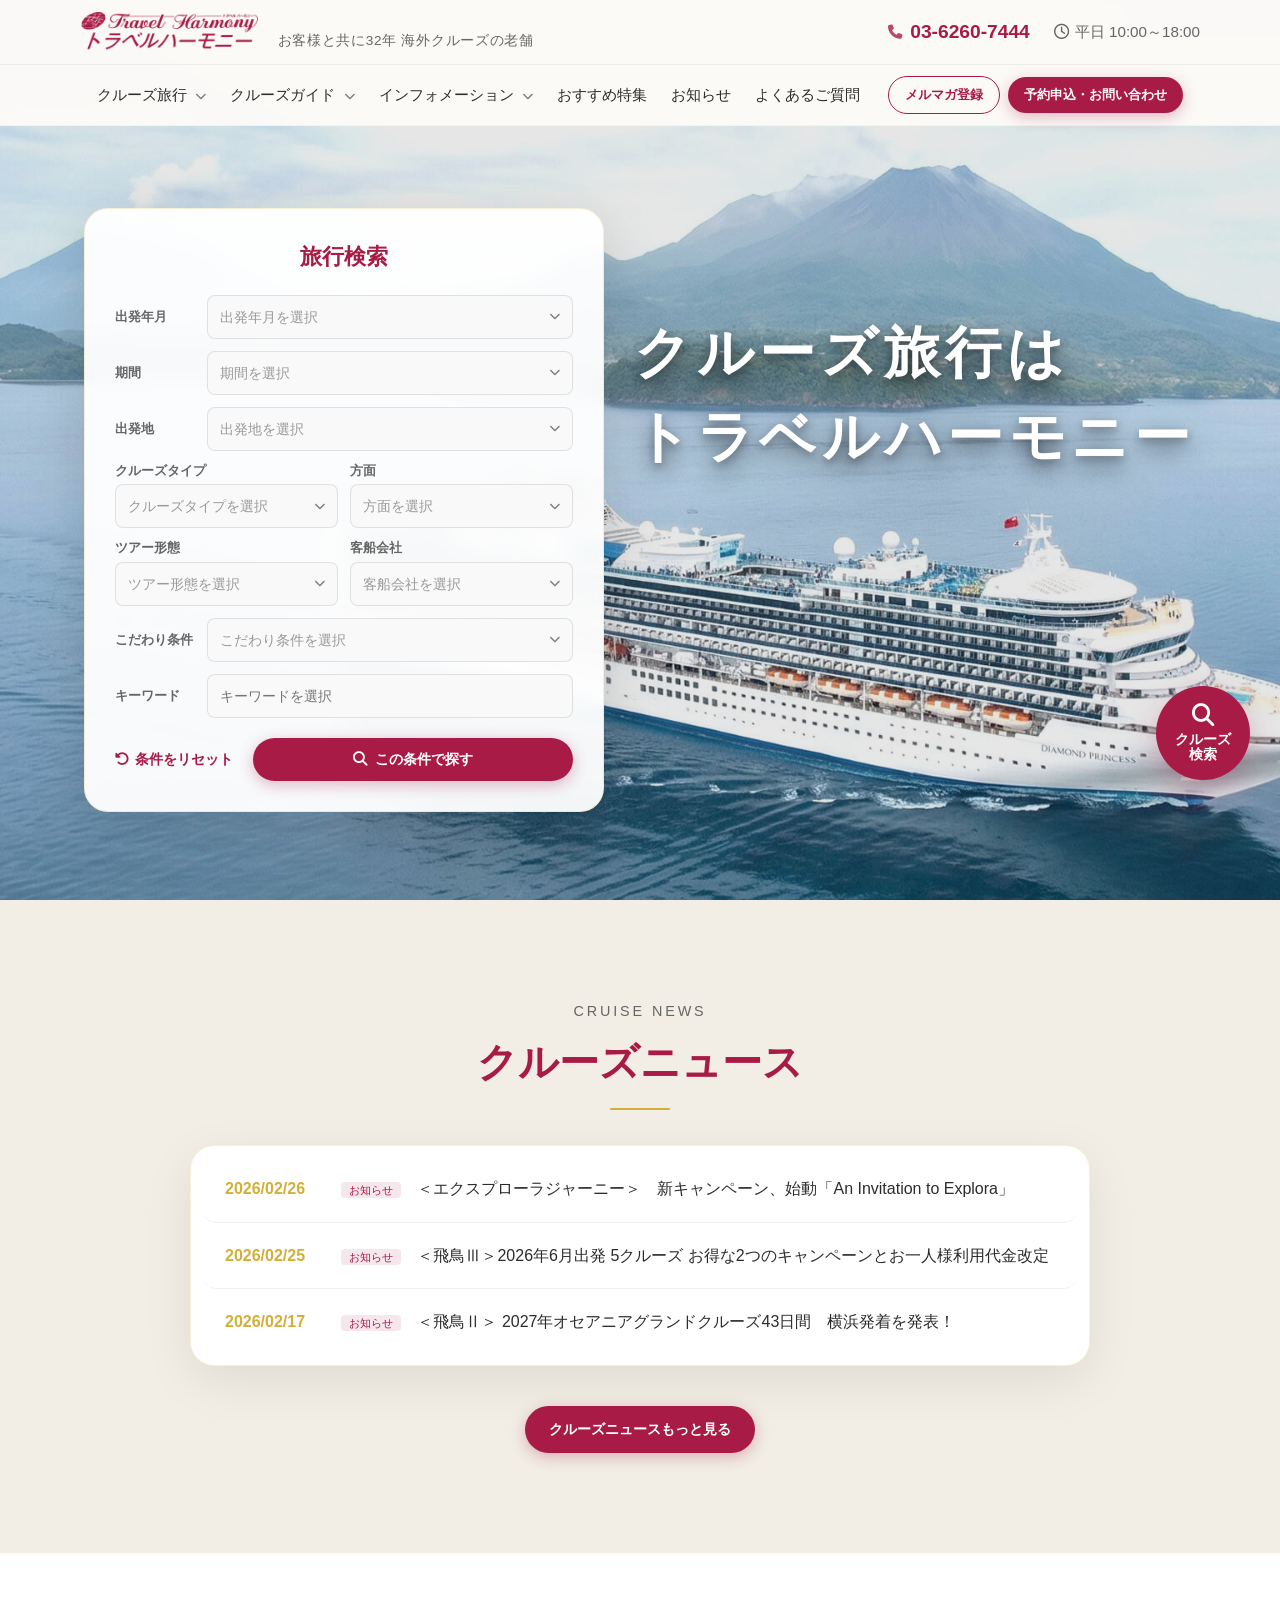
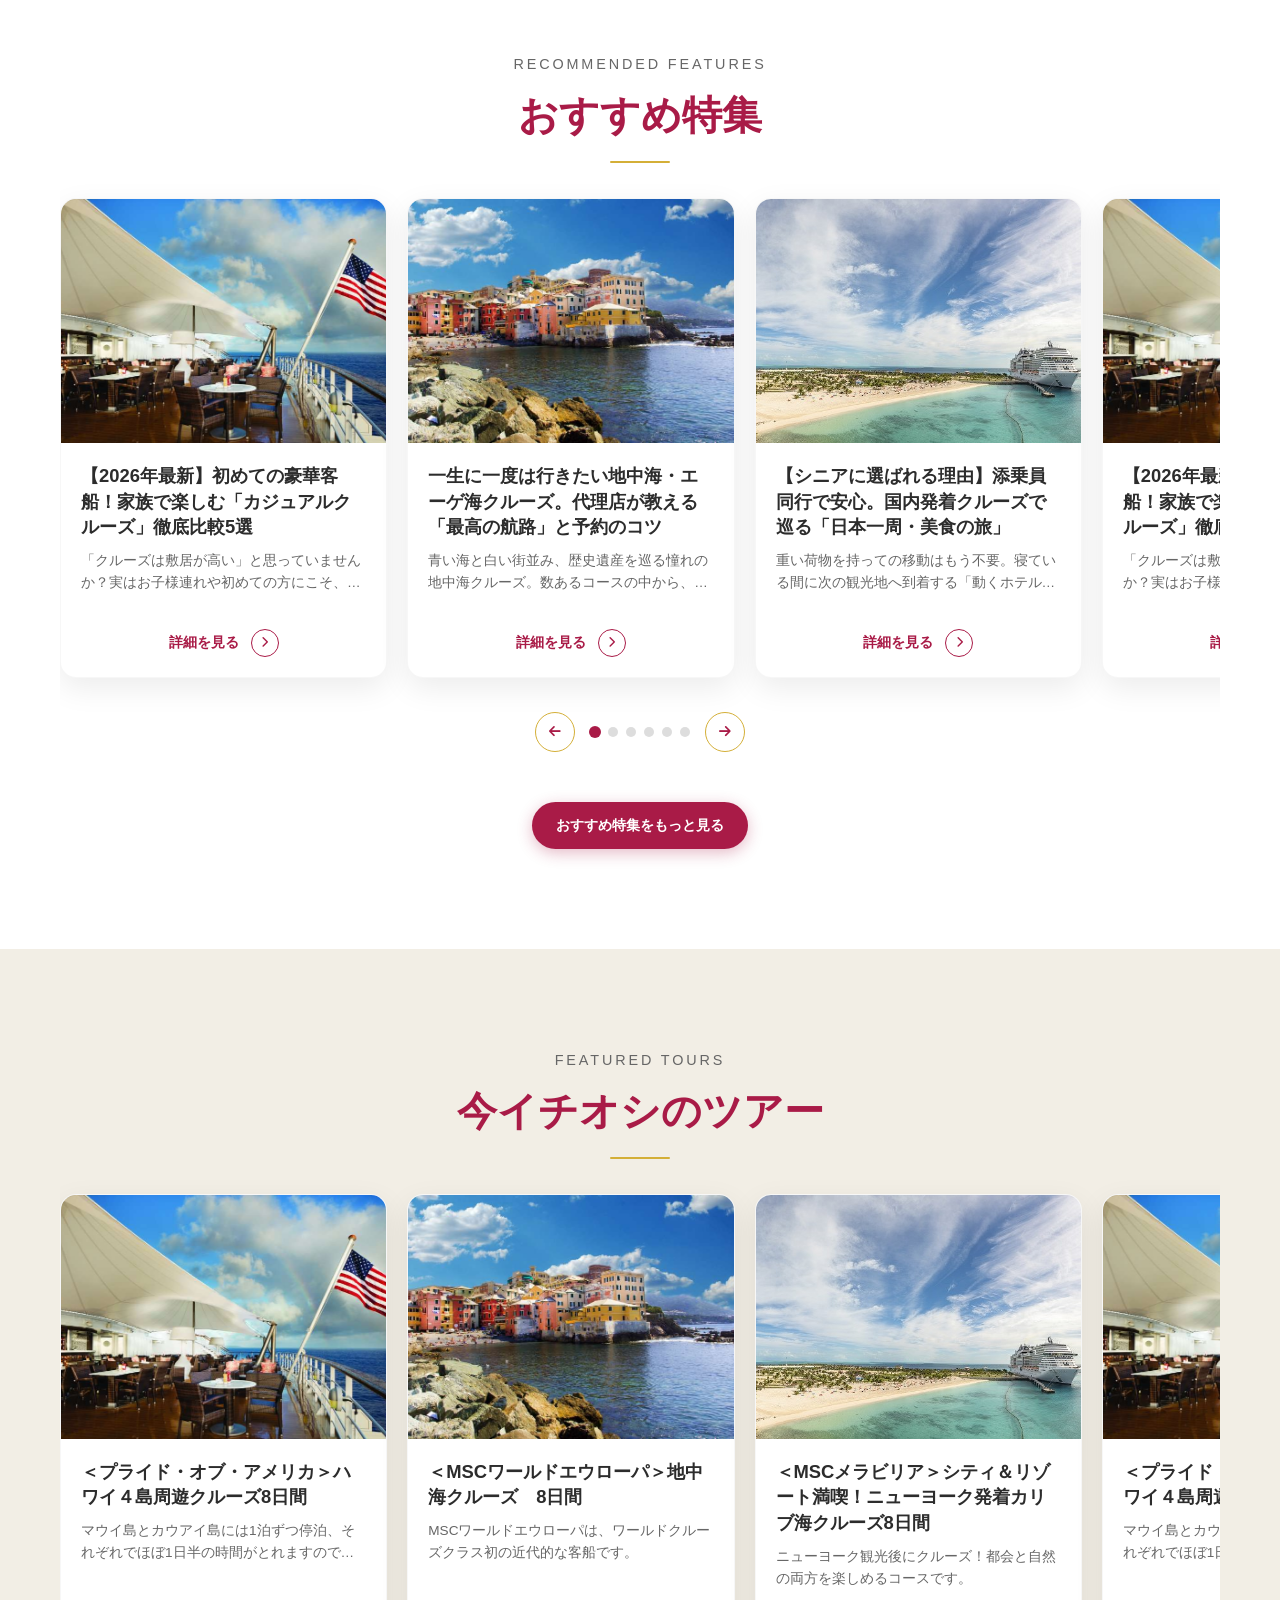
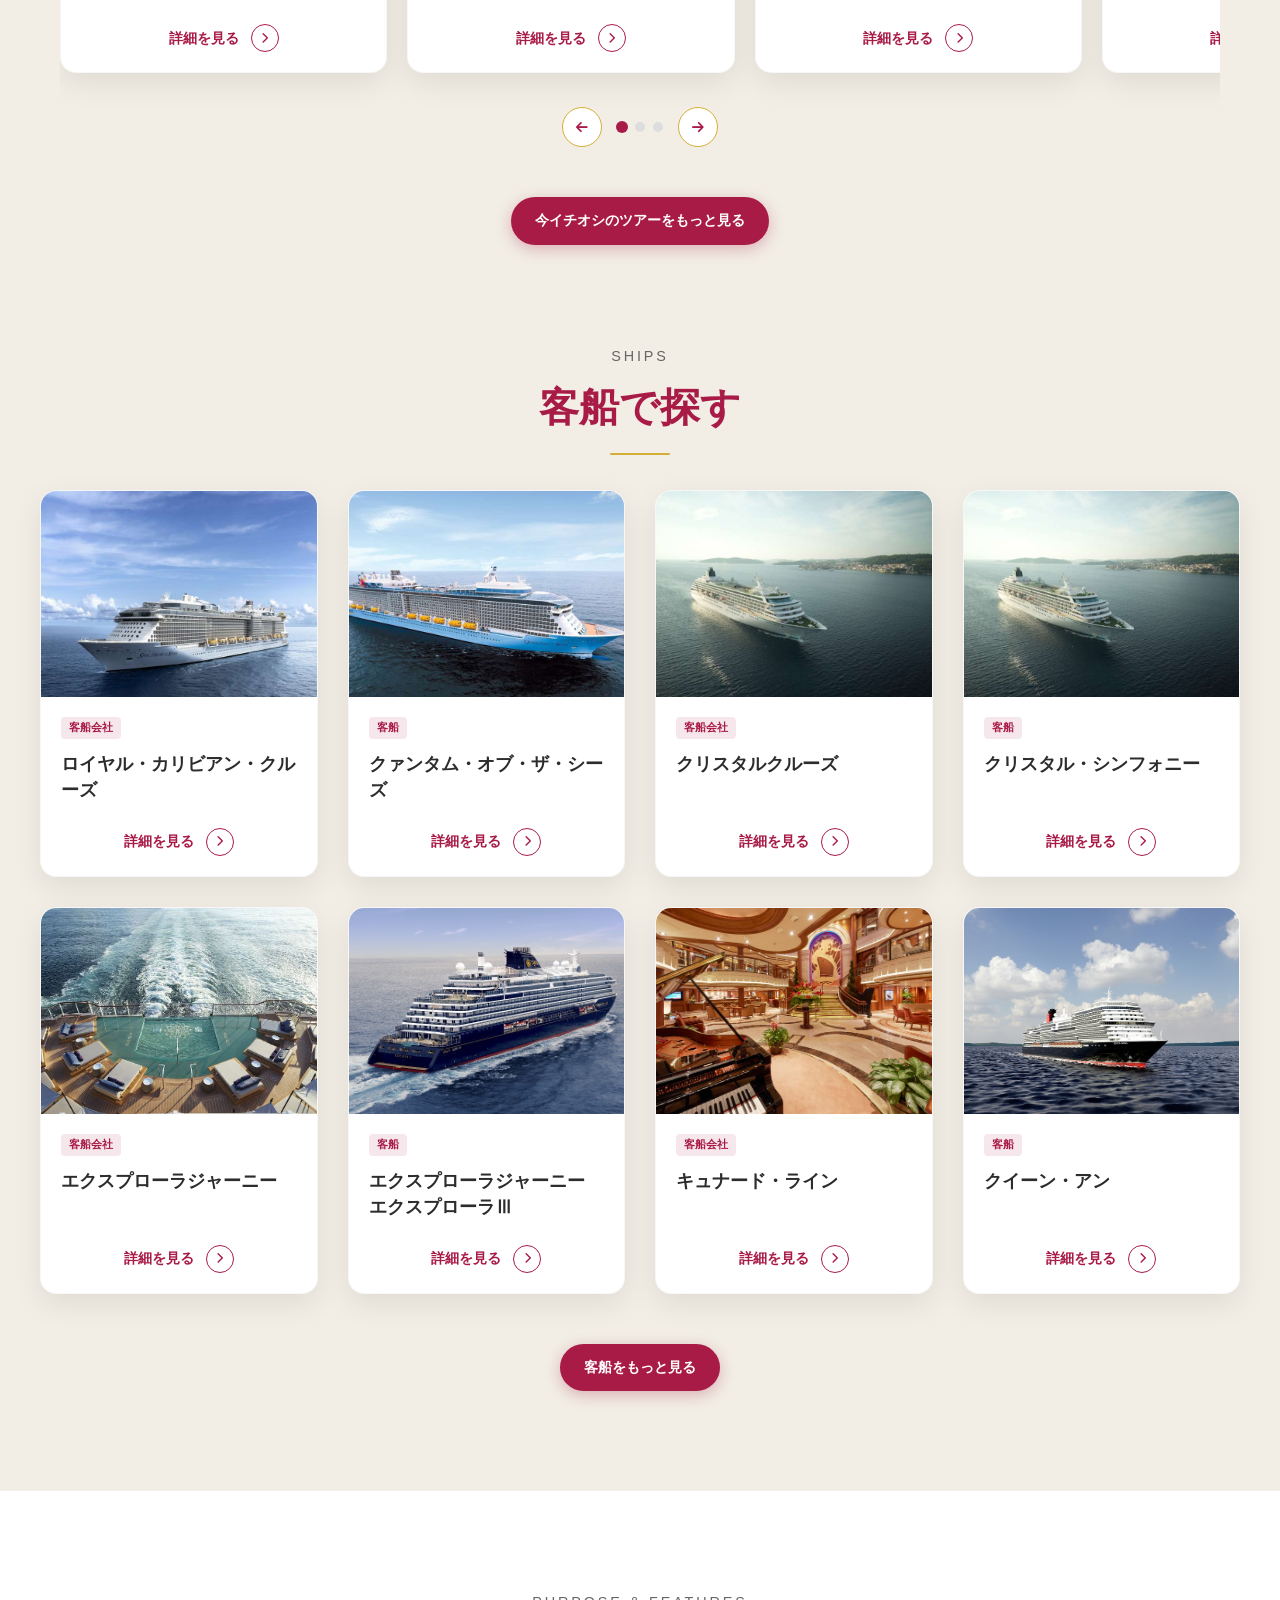
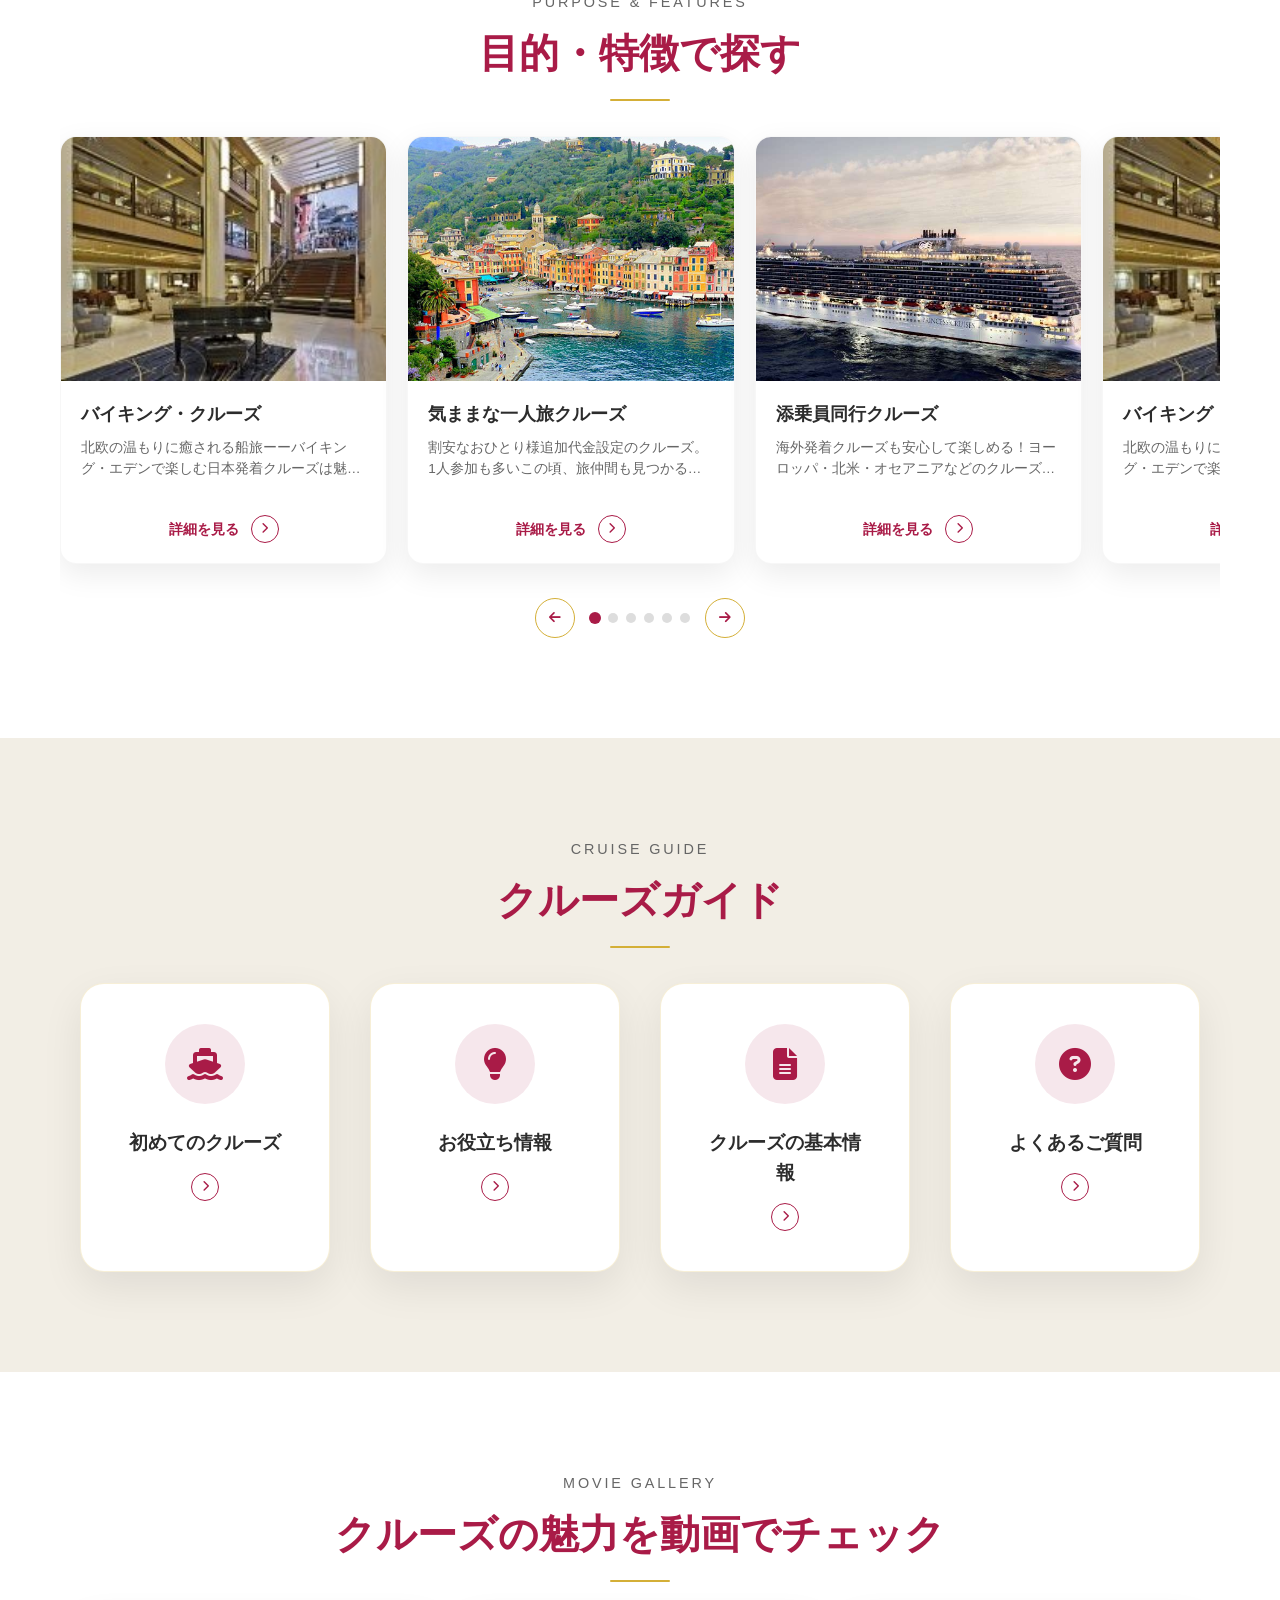
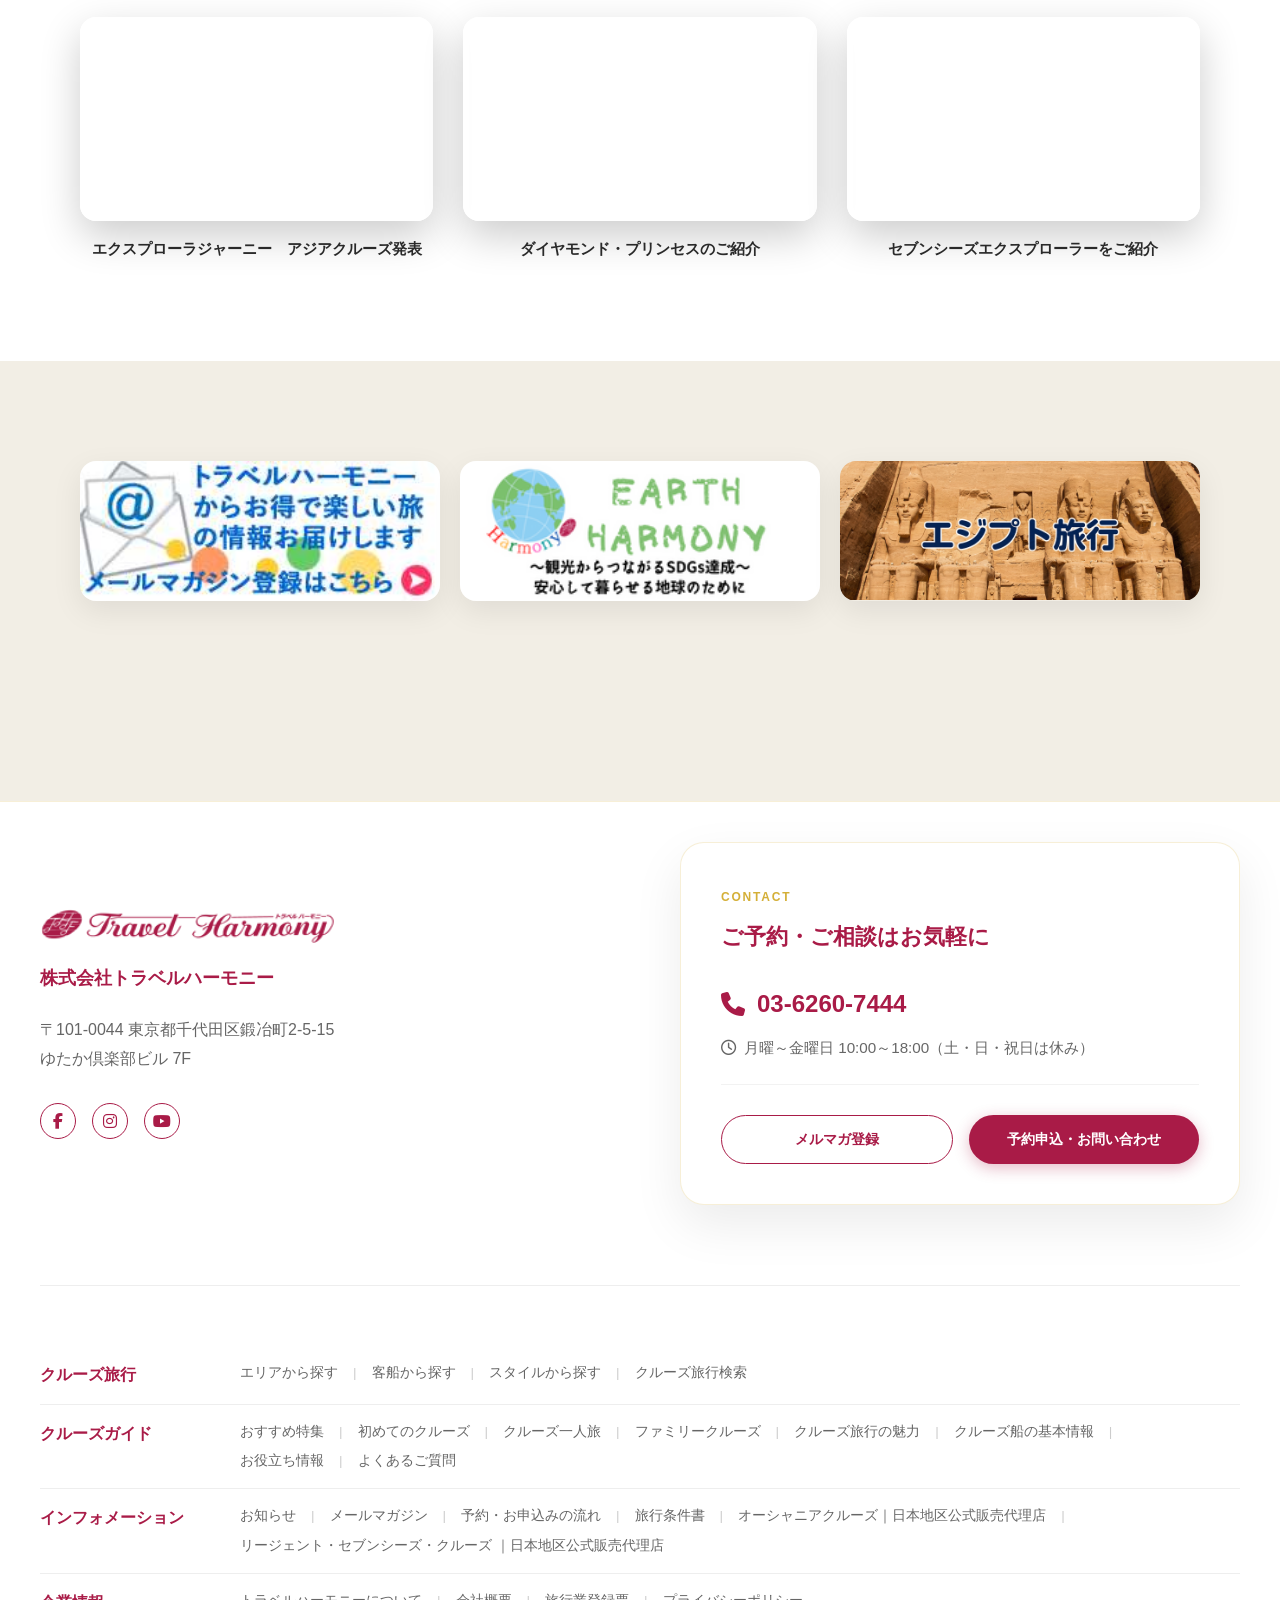
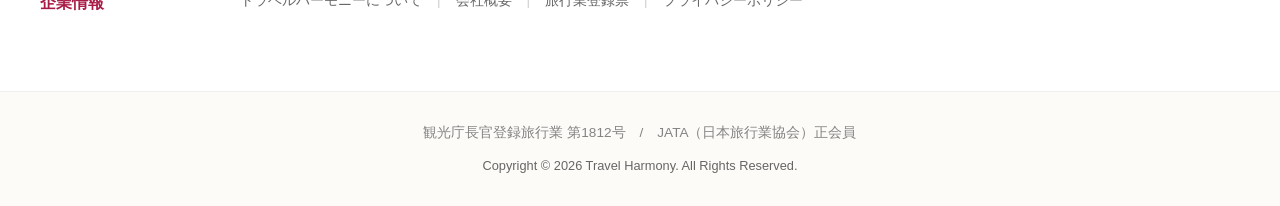
<file: index.html>
<!DOCTYPE html>
<html lang="ja">
<head>
    <meta charset="UTF-8">
    <meta name="viewport" content="width=device-width, initial-scale=1.0">
    <title>トラベルハーモニー | 海外クルーズの老舗・添乗員同行ツアー</title>
    <meta name="description" content="お客様と共に32年。海外クルーズの老舗トラベルハーモニー。最高級の客船で行く添乗員同行ツアーやオーダーメイドクルーズをご提案します。">
    <link rel="stylesheet" href="css/main.css">
    <!-- Font Awesome for icons (social, etc) -->
    <link rel="stylesheet" href="https://cdnjs.cloudflare.com/ajax/libs/font-awesome/6.4.0/css/all.min.css">
</head>
<body>

    <header class="header">
        <div class="header__row-top">
            <div class="container header__row-top-inner">
                <!-- スマホ用ハンバーガー（左） -->
                <button type="button" class="c-hamburger js-hamburger" aria-label="メニューを開く">
                    <span class="c-hamburger__line"></span>
                    <span class="c-hamburger__line"></span>
                    <span class="c-hamburger__line"></span>
                </button>
                <div class="header__brand">
                    <a href="/" class="header__logo">
                        <img src="img/logo.png" alt="Travel Harmony">
                    </a>
                    <div class="header__intro">お客様と共に32年 海外クルーズの老舗</div>
                </div>
                <div class="header__contact">
                    <span class="header__phone"><i class="fa-solid fa-phone"></i> 03-6260-7444</span>
                    <span class="header__hours"><i class="fa-regular fa-clock"></i> 平日 10:00～18:00</span>
                </div>
                <!-- スマホ用メルマガ（右） -->
                <div class="header__mobile-cta u-show-sp">
                    <a href="#" class="header__mobile-cta-btn">メルマガ登録</a>
                </div>
            </div>
        </div>
        <div class="header__row-bottom js-header-menu">
            <div class="container header__row-bottom-inner">
                <nav class="header__nav">
                    <ul class="header__nav-list">
                        <li class="header__nav-item">
                            <a href="#" class="header__nav-link">クルーズ旅行 <i class="fa-solid fa-chevron-down"></i></a>
                            <ul class="header__submenu">
                                <li class="header__submenu-item"><a href="#" class="header__submenu-link">エリアから探す</a></li>
                                <li class="header__submenu-item"><a href="#" class="header__submenu-link">客船から探す</a></li>
                                <li class="header__submenu-item"><a href="#" class="header__submenu-link">スタイルから探す</a></li>
                                <li class="header__submenu-item"><a href="#" class="header__submenu-link">クルーズ旅行検索</a></li>
                            </ul>
                        </li>
                        <li class="header__nav-item">
                            <a href="#" class="header__nav-link">クルーズガイド <i class="fa-solid fa-chevron-down"></i></a>
                            <ul class="header__submenu">
                                <li class="header__submenu-item"><a href="#" class="header__submenu-link">初めてのクルーズ</a></li>
                                <li class="header__submenu-item"><a href="#" class="header__submenu-link">クルーズ一人旅</a></li>
                                <li class="header__submenu-item"><a href="#" class="header__submenu-link">ファミリークルーズ</a></li>
                                <li class="header__submenu-item"><a href="#" class="header__submenu-link">クルーズ旅行の魅力</a></li>
                                <li class="header__submenu-item"><a href="#" class="header__submenu-link">クルーズ船の基本情報</a></li>
                                <li class="header__submenu-item"><a href="#" class="header__submenu-link">お役立ち情報</a></li>
                            </ul>
                        </li>
                        <li class="header__nav-item">
                            <a href="#" class="header__nav-link">インフォメーション <i class="fa-solid fa-chevron-down"></i></a>
                            <ul class="header__submenu">
                                <li class="header__submenu-item"><a href="#" class="header__submenu-link">メールマガジン</a></li>
                                <li class="header__submenu-item"><a href="#" class="header__submenu-link">予約・お申込みの流れ</a></li>
                                <li class="header__submenu-item"><a href="#" class="header__submenu-link">旅行条件書</a></li>
                                <li class="header__submenu-item"><a href="#" class="header__submenu-link">オーシャニアクルーズ｜日本地区公式販売代理店</a></li>
                                <li class="header__submenu-item"><a href="#" class="header__submenu-link">リージェント・セブンシーズ・クルーズ ｜日本地区公式販売代理店</a></li>
                            </ul>
                        </li>
                        <li class="header__nav-item"><a href="#" class="header__nav-link">おすすめ特集</a></li>
                        <li class="header__nav-item"><a href="#" class="header__nav-link">お知らせ</a></li>
                        <li class="header__nav-item"><a href="#" class="header__nav-link">よくあるご質問</a></li>
                        <li class="header__nav-item header__nav-item--cta"><a href="#" class="c-btn c-btn--outline c-btn--sm">メルマガ登録</a></li>
                        <li class="header__nav-item header__nav-item--cta"><a href="#" class="c-btn c-btn--primary c-btn--sm">予約申込・お問い合わせ</a></li>
                    </ul>
                </nav>
            </div>
        </div>
    </header>

    <main>
        <!-- First View -->
        <section class="hero">
            <div class="hero__bg">
                <img src="img/fv.jpg" alt="Travel Harmony First View" class="hero__bg-img">
            </div>
            <div class="container hero__content">
                <div class="hero__text">
                    <h1 class="hero__title">クルーズ旅行は<br>トラベルハーモニー</h1>
                </div>
                <div class="hero_search-container">
                    <form class="c-search-widget">
                        <h2 class="c-search-widget__title">旅行検索</h2>
                        
                        <div class="c-search-widget__field">
                            <label class="c-search-widget__label">出発年月</label>
                            <div class="c-custom-select js-custom-select" data-placeholder="出発年月を選択" data-multi="true">
                                <div class="c-custom-select__trigger">
                                    <div class="c-custom-select__label is-placeholder">出発年月を選択</div>
                                    <i class="fa-solid fa-chevron-down"></i>
                                </div>
                                <div class="c-custom-select__dropdown">
                                    <div class="c-custom-select__dropdown-group">
                                        <div class="c-custom-select__dropdown-group-title">2026年</div>
                                        <div class="c-custom-select__dropdown-grid">
                                            <div class="c-custom-select__dropdown-item"><input type="checkbox" value="2026年4月"> 4月 (12)</div>
                                            <div class="c-custom-select__dropdown-item"><input type="checkbox" value="2026年5月"> 5月 (8)</div>
                                            <div class="c-custom-select__dropdown-item"><input type="checkbox" value="2026年6月"> 6月 (15)</div>
                                            <div class="c-custom-select__dropdown-item"><input type="checkbox" value="2026年7月"> 7月 (22)</div>
                                            <div class="c-custom-select__dropdown-item"><input type="checkbox" value="2026年8月"> 8月 (18)</div>
                                            <div class="c-custom-select__dropdown-item"><input type="checkbox" value="2026年9月"> 9月 (10)</div>
                                            <div class="c-custom-select__dropdown-item"><input type="checkbox" value="2026年10月"> 10月 (14)</div>
                                            <div class="c-custom-select__dropdown-item"><input type="checkbox" value="2026年11月"> 11月 (7)</div>
                                            <div class="c-custom-select__dropdown-item"><input type="checkbox" value="2026年12月"> 12月 (20)</div>
                                        </div>
                                    </div>
                                    <div class="c-custom-select__dropdown-group">
                                        <div class="c-custom-select__dropdown-group-title">2027年</div>
                                        <div class="c-custom-select__dropdown-grid">
                                            <div class="c-custom-select__dropdown-item"><input type="checkbox" value="2027年1月"> 1月 (5)</div>
                                            <div class="c-custom-select__dropdown-item"><input type="checkbox" value="2027年2月"> 2月 (3)</div>
                                            <div class="c-custom-select__dropdown-item"><input type="checkbox" value="2027年3月"> 3月 (8)</div>
                                            <div class="c-custom-select__dropdown-item"><input type="checkbox" value="2027年4月"> 4月 (12)</div>
                                            <div class="c-custom-select__dropdown-item"><input type="checkbox" value="2027年5月"> 5月 (15)</div>
                                            <div class="c-custom-select__dropdown-item"><input type="checkbox" value="2027年6月"> 6月 (10)</div>
                                            <div class="c-custom-select__dropdown-item"><input type="checkbox" value="2027年7月"> 7月 (18)</div>
                                            <div class="c-custom-select__dropdown-item"><input type="checkbox" value="2027年8月"> 8月 (14)</div>
                                            <div class="c-custom-select__dropdown-item"><input type="checkbox" value="2027年9月"> 9月 (9)</div>
                                            <div class="c-custom-select__dropdown-item"><input type="checkbox" value="2027年10月"> 10月 (11)</div>
                                            <div class="c-custom-select__dropdown-item"><input type="checkbox" value="2027年11月"> 11月 (6)</div>
                                            <div class="c-custom-select__dropdown-item"><input type="checkbox" value="2027年12月"> 12月 (13)</div>
                                        </div>
                                    </div>
                                </div>
                            </div>
                        </div>

                        <div class="c-search-widget__field">
                            <label class="c-search-widget__label">期間</label>
                            <div class="c-custom-select js-custom-select" data-placeholder="期間を選択" data-multi="true">
                                <div class="c-custom-select__trigger">
                                    <div class="c-custom-select__label is-placeholder">期間を選択</div>
                                    <i class="fa-solid fa-chevron-down"></i>
                                </div>
                                <div class="c-custom-select__dropdown">
                                    <div class="c-custom-select__dropdown-item"><input type="checkbox" value="2日間"> 2日間</div>
                                    <div class="c-custom-select__dropdown-item"><input type="checkbox" value="3日間"> 3日間</div>
                                    <div class="c-custom-select__dropdown-item"><input type="checkbox" value="4日間"> 4日間</div>
                                    <div class="c-custom-select__dropdown-item"><input type="checkbox" value="5日間"> 5日間</div>
                                    <div class="c-custom-select__dropdown-item"><input type="checkbox" value="6日間"> 6日間</div>
                                    <div class="c-custom-select__dropdown-item"><input type="checkbox" value="7日間〜"> 7日間〜</div>
                                </div>
                            </div>
                        </div>

                        <div class="c-search-widget__field">
                            <label class="c-search-widget__label">出発地</label>
                            <div class="c-custom-select js-custom-select" data-placeholder="出発地を選択">
                                <div class="c-custom-select__trigger">
                                    <span class="c-custom-select__label is-placeholder">出発地を選択</span>
                                    <i class="fa-solid fa-chevron-down"></i>
                                </div>
                                <div class="c-custom-select__dropdown">
                                    <div class="c-custom-select__dropdown-item" data-value="横浜">横浜</div>
                                    <div class="c-custom-select__dropdown-item" data-value="神戸">神戸</div>
                                    <div class="c-custom-select__dropdown-item" data-value="東京">東京</div>
                                    <div class="c-custom-select__dropdown-item" data-value="名古屋">名古屋</div>
                                    <div class="c-custom-select__dropdown-item" data-value="博多">博多</div>
                                    <div class="c-custom-select__dropdown-item" data-value="その他">その他</div>
                                </div>
                            </div>
                        </div>

                        <div class="c-search-widget__row-2col">
                            <div class="c-search-widget__field c-search-widget__field--stacked">
                                <label class="c-search-widget__label">クルーズ<br class="u-show-sp">タイプ</label>
                                <div class="c-custom-select js-custom-select" data-placeholder="クルーズタイプを選択">
                                    <div class="c-custom-select__trigger">
                                        <span class="c-custom-select__label is-placeholder">クルーズタイプを選択</span>
                                        <i class="fa-solid fa-chevron-down"></i>
                                    </div>
                                    <div class="c-custom-select__dropdown">
                                        <div class="c-custom-select__dropdown-item" data-value="オーシャンクルーズ">オーシャンクルーズ</div>
                                        <div class="c-custom-select__dropdown-item" data-value="リバークルーズ">リバークルーズ</div>
                                    </div>
                                </div>
                            </div>
                            <div class="c-search-widget__field c-search-widget__field--stacked">
                                <label class="c-search-widget__label">方面</label>
                                <div class="c-custom-select js-custom-select" data-placeholder="方面を選択">
                                    <div class="c-custom-select__trigger">
                                        <span class="c-custom-select__label is-placeholder">方面を選択</span>
                                        <i class="fa-solid fa-chevron-down"></i>
                                    </div>
                                    <div class="c-custom-select__dropdown">
                                        <div class="c-custom-select__dropdown-item" data-value="日本発着">日本発着</div>
                                        <div class="c-custom-select__dropdown-item" data-value="日本船">日本船</div>
                                        <div class="c-custom-select__dropdown-item" data-value="アジア">アジア</div>
                                        <div class="c-custom-select__dropdown-item" data-value="北米">北米</div>
                                        <div class="c-custom-select__dropdown-item" data-value="中南米">中南米</div>
                                        <div class="c-custom-select__dropdown-item" data-value="アフリカ・中近東">アフリカ・中近東</div>
                                        <div class="c-custom-select__dropdown-item" data-value="ハワイ">ハワイ</div>
                                        <div class="c-custom-select__dropdown-item" data-value="ヨーロッパ">ヨーロッパ</div>
                                    </div>
                                </div>
                            </div>
                        </div>

                        <div class="c-search-widget__row-2col">
                            <div class="c-search-widget__field c-search-widget__field--stacked">
                                <label class="c-search-widget__label">ツアー形態</label>
                                <div class="c-custom-select js-custom-select" data-placeholder="ツアー形態を選択">
                                    <div class="c-custom-select__trigger">
                                        <span class="c-custom-select__label is-placeholder">ツアー形態を選択</span>
                                        <i class="fa-solid fa-chevron-down"></i>
                                    </div>
                                    <div class="c-custom-select__dropdown">
                                        <div class="c-custom-select__dropdown-item" data-value="添乗員同行ツアー">添乗員同行</div>
                                        <div class="c-custom-select__dropdown-item" data-value="パッケージツアー">パッケージ</div>
                                        <div class="c-custom-select__dropdown-item" data-value="クルーズオンリー">オンリー</div>
                                    </div>
                                </div>
                            </div>
                            <div class="c-search-widget__field c-search-widget__field--stacked">
                                <label class="c-search-widget__label">客船会社</label>
                                <div class="c-custom-select js-custom-select" data-placeholder="客船会社を選択">
                                    <div class="c-custom-select__trigger">
                                        <span class="c-custom-select__label is-placeholder">客船会社を選択</span>
                                        <i class="fa-solid fa-chevron-down"></i>
                                    </div>
                                    <div class="c-custom-select__dropdown">
                                        <div class="c-custom-select__dropdown-item" data-value="郵船クルーズ">郵船クルーズ</div>
                                        <div class="c-custom-select__dropdown-item" data-value="商船三井クルーズ">商船三井</div>
                                        <div class="c-custom-select__dropdown-item" data-value="飛鳥II">飛鳥II</div>
                                    </div>
                                </div>
                            </div>
                        </div>

                        <div class="c-search-widget__field">
                            <label class="c-search-widget__label">こだわり<br class="u-show-sp">条件</label>
                            <div class="c-custom-select js-custom-select" data-placeholder="こだわり条件を選択">
                                <div class="c-custom-select__trigger">
                                    <span class="c-custom-select__label is-placeholder">こだわり条件を選択</span>
                                    <i class="fa-solid fa-chevron-down"></i>
                                </div>
                                <div class="c-custom-select__dropdown">
                                    <div class="c-custom-select__dropdown-item" data-value="キャンペーン商品">キャンペーン商品</div>
                                    <div class="c-custom-select__dropdown-item" data-value="一人旅クルーズ">一人旅クルーズ</div>
                                    <div class="c-custom-select__dropdown-item" data-value="世界遺産">世界遺産</div>
                                    <div class="c-custom-select__dropdown-item" data-value="自然">自然</div>
                                    <div class="c-custom-select__dropdown-item" data-value="GOTO トラベル">GOTO トラベル</div>
                                </div>
                            </div>
                        </div>

                        <div class="c-search-widget__field">
                            <label class="c-search-widget__label">キーワード</label>
                            <input type="text" class="c-search-widget__input js-search-keyword" placeholder="キーワードを選択">
                        </div>

                        <div class="c-search-widget__actions">
                            <button type="button" class="c-btn c-btn--outline js-search-clear">
                                <i class="fa-solid fa-rotate-left"></i> 条件をリセット
                            </button>
                            <button type="submit" class="c-btn c-btn--primary">
                                <i class="fa-solid fa-magnifying-glass"></i> この条件で探す
                            </button>
                        </div>
                    </form>
                </div>

            </div>
        </section>

        <!-- News -->
        <section class="u-section news u-bg-alt">
            <div class="container">
                <h2 class="section-title"><span class="subtitle">Cruise News</span>クルーズニュース</h2>
                <div class="news__list">
                    <a href="#" class="news__item">
                        <div class="news__date">2026/02/26</div>
                        <div class="news__content">
                            <span class="news__label">お知らせ</span>
                            <span class="news__title">＜エクスプローラジャーニー＞　新キャンペーン、始動「An Invitation to Explora」</span>
                        </div>
                    </a>
                    <a href="#" class="news__item">
                        <div class="news__date">2026/02/25</div>
                        <div class="news__content">
                            <span class="news__label">お知らせ</span>
                            <span class="news__title">＜飛鳥Ⅲ＞2026年6月出発 5クルーズ お得な2つのキャンペーンとお一人様利用代金改定</span>
                        </div>
                    </a>
                    <a href="#" class="news__item">
                        <div class="news__date">2026/02/17</div>
                        <div class="news__content">
                            <span class="news__label">お知らせ</span>
                            <span class="news__title">＜飛鳥Ⅱ＞ 2027年オセアニアグランドクルーズ43日間　横浜発着を発表！</span>
                        </div>
                    </a>
                </div>
                <div style="text-align: center; margin-top: 40px;">
                    <a href="#" class="c-btn c-btn--primary">クルーズニュースもっと見る</a>
                </div>
            </div>
        </section>

        <!-- Recommended Features -->
        <section class="u-section u-bg-white">
            <div class="container">
                <h2 class="section-title"><span class="subtitle">Recommended Features</span>おすすめ特集</h2>
                <div class="c-slider">
                    <div class="c-slider__track js-slider-track">
                        <!-- 1〜3 -->
                        <div class="c-slider__item">
                            <article class="c-card">
                                <div class="c-card__img-wrapper"><img src="img/recommended-1.jpg" alt="【2026年最新】初めての豪華客船！家族で楽しむ「カジュアルクルーズ」徹底比較5選" class="c-card__img"></div>
                                <div class="c-card__content">
                                    <h3 class="c-card__title">【2026年最新】初めての豪華客船！家族で楽しむ「カジュアルクルーズ」徹底比較5選</h3>
                                    <p class="c-card__summary">「クルーズは敷居が高い」と思っていませんか？実はお子様連れや初めての方にこそ、移動の手間がない船旅は最適です。本記事では、日本発着で人気の『MSCベリッシマ』をはじめ、カジュアルに楽しめる豪華客船を厳選。ドレスコードの不安や、船内での過ごし方など、初心者が知りたいポイントを分かりやすく解説します。</p>
                                    <div style="text-align: center;"><div class="c-link-arrow">詳細を見る <span class="c-link-arrow__circle"><i class="fa-solid fa-chevron-right"></i></span></div></div>
                                </div>
                            </article>
                        </div>
                        <div class="c-slider__item">
                            <article class="c-card">
                                <div class="c-card__img-wrapper"><img src="img/recommended-2.jpg" alt="一生に一度は行きたい地中海・エーゲ海クルーズ。代理店が教える「最高の航路」と予約のコツ" class="c-card__img"></div>
                                <div class="c-card__content">
                                    <h3 class="c-card__title">一生に一度は行きたい地中海・エーゲ海クルーズ。代理店が教える「最高の航路」と予約のコツ</h3>
                                    <p class="c-card__summary">青い海と白い街並み、歴史遺産を巡る憧れの地中海クルーズ。数あるコースの中から、特に満足度の高い寄港地をプロの視点でピックアップしました。ラグジュアリー客船ならではの贅沢なサービスや、航空券とセットでお得に予約するテクニックなど、上質な旅を叶えるためのノウハウをお届けします。</p>
                                    <div style="text-align: center;"><div class="c-link-arrow">詳細を見る <span class="c-link-arrow__circle"><i class="fa-solid fa-chevron-right"></i></span></div></div>
                                </div>
                            </article>
                        </div>
                        <div class="c-slider__item">
                            <article class="c-card">
                                <div class="c-card__img-wrapper"><img src="img/recommended-3.jpg" alt="【シニアに選ばれる理由】添乗員同行で安心。国内発着クルーズで巡る「日本一周・美食の旅」" class="c-card__img"></div>
                                <div class="c-card__content">
                                    <h3 class="c-card__title">【シニアに選ばれる理由】添乗員同行で安心。国内発着クルーズで巡る「日本一周・美食の旅」</h3>
                                    <p class="c-card__summary">重い荷物を持っての移動はもう不要。寝ている間に次の観光地へ到着する「動くホテル」で、優雅な日本再発見の旅に出かけませんか？本特集では、日本語サポートが充実した添乗員同行プランを中心に、寄港地でのグルメや伝統芸能を楽しめる人気コースをご紹介。ゆったりとした時間の中で、心ゆくまで寛げる旅をご提案します。</p>
                                    <div style="text-align: center;"><div class="c-link-arrow">詳細を見る <span class="c-link-arrow__circle"><i class="fa-solid fa-chevron-right"></i></span></div></div>
                                </div>
                            </article>
                        </div>
                        <!-- 4〜6 (Repeat) -->
                        <div class="c-slider__item">
                            <article class="c-card">
                                <div class="c-card__img-wrapper"><img src="img/recommended-1.jpg" alt="【2026年最新】初めての豪華客船！家族で楽しむ「カジュアルクルーズ」徹底比較5選" class="c-card__img"></div>
                                <div class="c-card__content">
                                    <h3 class="c-card__title">【2026年最新】初めての豪華客船！家族で楽しむ「カジュアルクルーズ」徹底比較5選</h3>
                                    <p class="c-card__summary">「クルーズは敷居が高い」と思っていませんか？実はお子様連れや初めての方にこそ、移動の手間がない船旅は最適です。本記事では、日本発着で人気の『MSCベリッシマ』をはじめ、カジュアルに楽しめる豪華客船を厳選。ドレスコードの不安や、船内での過ごし方など、初心者が知りたいポイントを分かりやすく解説します。</p>
                                    <div style="text-align: center;"><div class="c-link-arrow">詳細を見る <span class="c-link-arrow__circle"><i class="fa-solid fa-chevron-right"></i></span></div></div>
                                </div>
                            </article>
                        </div>
                        <div class="c-slider__item">
                            <article class="c-card">
                                <div class="c-card__img-wrapper"><img src="img/recommended-2.jpg" alt="一生に一度は行きたい地中海・エーゲ海クルーズ。代理店が教える「最高の航路」と予約のコツ" class="c-card__img"></div>
                                <div class="c-card__content">
                                    <h3 class="c-card__title">一生に一度は行きたい地中海・エーゲ海クルーズ。代理店が教える「最高の航路」と予約のコツ</h3>
                                    <p class="c-card__summary">青い海と白い街並み、歴史遺産を巡る憧れの地中海クルーズ。数あるコースの中から、特に満足度の高い寄港地をプロの視点でピックアップしました。ラグジュアリー客船ならではの贅沢なサービスや、航空券とセットでお得に予約するテクニックなど、上質な旅を叶えるためのノウハウをお届けします。</p>
                                    <div style="text-align: center;"><div class="c-link-arrow">詳細を見る <span class="c-link-arrow__circle"><i class="fa-solid fa-chevron-right"></i></span></div></div>
                                </div>
                            </article>
                        </div>
                        <div class="c-slider__item">
                            <article class="c-card">
                                <div class="c-card__img-wrapper"><img src="img/recommended-3.jpg" alt="【シニアに選ばれる理由】添乗員同行で安心。国内発着クルーズで巡る「日本一周・美食の旅」" class="c-card__img"></div>
                                <div class="c-card__content">
                                    <h3 class="c-card__title">【シニアに選ばれる理由】添乗員同行で安心。国内発着クルーズで巡る「日本一周・美食の旅」</h3>
                                    <p class="c-card__summary">重い荷物を持っての移動はもう不要。寝ている間に次の観光地へ到着する「動くホテル」で、優雅な日本再発見の旅に出かけませんか？本特集では、日本語サポートが充実した添乗員同行プランを中心に、寄港地でのグルメや伝統芸能を楽しめる人気コースをご紹介。ゆったりとした時間の中で、心ゆくまで寛げる旅をご提案します。</p>
                                    <div style="text-align: center;"><div class="c-link-arrow">詳細を見る <span class="c-link-arrow__circle"><i class="fa-solid fa-chevron-right"></i></span></div></div>
                                </div>
                            </article>
                        </div>
                        <!-- 7〜9 (Repeat) -->
                        <div class="c-slider__item">
                            <article class="c-card">
                                <div class="c-card__img-wrapper"><img src="img/recommended-1.jpg" alt="【2026年最新】初めての豪華客船！家族で楽しむ「カジュアルクルーズ」徹底比較5選" class="c-card__img"></div>
                                <div class="c-card__content">
                                    <h3 class="c-card__title">【2026年最新】初めての豪華客船！家族で楽しむ「カジュアルクルーズ」徹底比較5選</h3>
                                    <p class="c-card__summary">「クルーズは敷居が高い」と思っていませんか？実はお子様連れや初めての方にこそ、移動の手間がない船旅は最適です。本記事では、日本発着で人気の『MSCベリッシマ』をはじめ、カジュアルに楽しめる豪華客船を厳選。ドレスコードの不安や、船内での過ごし方など、初心者が知りたいポイントを分かりやすく解説します。</p>
                                    <div style="text-align: center;"><div class="c-link-arrow">詳細を見る <span class="c-link-arrow__circle"><i class="fa-solid fa-chevron-right"></i></span></div></div>
                                </div>
                            </article>
                        </div>
                        <div class="c-slider__item">
                            <article class="c-card">
                                <div class="c-card__img-wrapper"><img src="img/recommended-2.jpg" alt="一生に一度は行きたい地中海・エーゲ海クルーズ。代理店が教える「最高の航路」と予約のコツ" class="c-card__img"></div>
                                <div class="c-card__content">
                                    <h3 class="c-card__title">一生に一度は行きたい地中海・エーゲ海クルーズ。代理店が教える「最高の航路」と予約のコツ</h3>
                                    <p class="c-card__summary">青い海と白い街並み、歴史遺産を巡る憧れの地中海クルーズ。数あるコースの中から、特に満足度の高い寄港地をプロの視点でピックアップしました。ラグジュアリー客船ならではの贅沢なサービスや、航空券とセットでお得に予約するテクニックなど、上質な旅を叶えるためのノウハウをお届けします。</p>
                                    <div style="text-align: center;"><div class="c-link-arrow">詳細を見る <span class="c-link-arrow__circle"><i class="fa-solid fa-chevron-right"></i></span></div></div>
                                </div>
                            </article>
                        </div>
                        <div class="c-slider__item">
                            <article class="c-card">
                                <div class="c-card__img-wrapper"><img src="img/recommended-3.jpg" alt="【シニアに選ばれる理由】添乗員同行で安心。国内発着クルーズで巡る「日本一周・美食の旅」" class="c-card__img"></div>
                                <div class="c-card__content">
                                    <h3 class="c-card__title">【シニアに選ばれる理由】添乗員同行で安心。国内発着クルーズで巡る「日本一周・美食の旅」</h3>
                                    <p class="c-card__summary">重い荷物を持っての移動はもう不要。寝ている間に次の観光地へ到着する「動くホテル」で、優雅な日本再発見の旅に出かけませんか？本特集では、日本語サポートが充実した添乗員同行プランを中心に、寄港地でのグルメや伝統芸能を楽しめる人気コースをご紹介。ゆったりとした時間の中で、心ゆくまで寛げる旅をご提案します。</p>
                                    <div style="text-align: center;"><div class="c-link-arrow">詳細を見る <span class="c-link-arrow__circle"><i class="fa-solid fa-chevron-right"></i></span></div></div>
                                </div>
                            </article>
                        </div>
                    </div>
                    <div class="c-slider__controls">
                        <button class="c-slider__btn c-slider__btn--prev js-slider-prev"><i class="fa-solid fa-arrow-left"></i></button>
                        <div class="c-slider__dots js-slider-dots"></div>
                        <button class="c-slider__btn c-slider__btn--next js-slider-next"><i class="fa-solid fa-arrow-right"></i></button>
                    </div>
                </div>
                <div style="text-align: center; margin-top: 50px;">
                    <a href="#" class="c-btn c-btn--primary">おすすめ特集をもっと見る</a>
                </div>
            </div>
        </section>
        
        <!-- Featured Tours -->
        <section class="u-section u-bg-alt">
            <div class="container">
                <h2 class="section-title"><span class="subtitle">Featured Tours</span>今イチオシのツアー</h2>
                <div class="c-slider">
                    <div class="c-slider__track js-slider-track">
                        <!-- 1〜3 -->
                        <div class="c-slider__item">
                            <article class="c-card">
                                <div class="c-card__img-wrapper"><img src="img/tours-1.jpg" alt="＜プライド・オブ・アメリカ＞ハワイ４島周遊クルーズ8日間" class="c-card__img"></div>
                                <div class="c-card__content">
                                    <h3 class="c-card__title">＜プライド・オブ・アメリカ＞ハワイ４島周遊クルーズ8日間</h3>
                                    <p class="c-card__summary">マウイ島とカウアイ島には1泊ずつ停泊、それぞれでほぼ1日半の時間がとれますので、知られざるハワイを再発見できます。</p>
                                    <div style="text-align: center;"><div class="c-link-arrow">詳細を見る <span class="c-link-arrow__circle"><i class="fa-solid fa-chevron-right"></i></span></div></div>
                                </div>
                            </article>
                        </div>
                        <div class="c-slider__item">
                            <article class="c-card">
                                <div class="c-card__img-wrapper"><img src="img/tours-2.jpg" alt="＜MSCワールドエウローパ＞地中海クルーズ　8日間" class="c-card__img"></div>
                                <div class="c-card__content">
                                    <h3 class="c-card__title">＜MSCワールドエウローパ＞地中海クルーズ　8日間</h3>
                                    <p class="c-card__summary">MSCワールドエウローパは、ワールドクルーズクラス初の近代的な客船です。</p>
                                    <div style="text-align: center;"><div class="c-link-arrow">詳細を見る <span class="c-link-arrow__circle"><i class="fa-solid fa-chevron-right"></i></span></div></div>
                                </div>
                            </article>
                        </div>
                        <div class="c-slider__item">
                            <article class="c-card">
                                <div class="c-card__img-wrapper"><img src="img/tours-3.jpg" alt="＜MSCメラビリア＞シティ＆リゾート満喫！ニューヨーク発着カリブ海クルーズ8日間" class="c-card__img"></div>
                                <div class="c-card__content">
                                    <h3 class="c-card__title">＜MSCメラビリア＞シティ＆リゾート満喫！ニューヨーク発着カリブ海クルーズ8日間</h3>
                                    <p class="c-card__summary">ニューヨーク観光後にクルーズ！都会と自然の両方を楽しめるコースです。</p>
                                    <div style="text-align: center;"><div class="c-link-arrow">詳細を見る <span class="c-link-arrow__circle"><i class="fa-solid fa-chevron-right"></i></span></div></div>
                                </div>
                            </article>
                        </div>
                        <!-- 4〜6 (Repeat) -->
                        <div class="c-slider__item">
                            <article class="c-card">
                                <div class="c-card__img-wrapper"><img src="img/tours-1.jpg" alt="＜プライド・オブ・アメリカ＞ハワイ４島周遊クルーズ8日間" class="c-card__img"></div>
                                <div class="c-card__content">
                                    <h3 class="c-card__title">＜プライド・オブ・アメリカ＞ハワイ４島周遊クルーズ8日間</h3>
                                    <p class="c-card__summary">マウイ島とカウアイ島には1泊ずつ停泊、それぞれでほぼ1日半の時間がとれますので、知られざるハワイを再発見できます。</p>
                                    <div style="text-align: center;"><div class="c-link-arrow">詳細を見る <span class="c-link-arrow__circle"><i class="fa-solid fa-chevron-right"></i></span></div></div>
                                </div>
                            </article>
                        </div>
                        <div class="c-slider__item">
                            <article class="c-card">
                                <div class="c-card__img-wrapper"><img src="img/tours-2.jpg" alt="＜MSCワールドエウローパ＞地中海クルーズ　8日間" class="c-card__img"></div>
                                <div class="c-card__content">
                                    <h3 class="c-card__title">＜MSCワールドエウローパ＞地中海クルーズ　8日間</h3>
                                    <p class="c-card__summary">MSCワールドエウローパは、ワールドクルーズクラス初の近代的な客船です。</p>
                                    <div style="text-align: center;"><div class="c-link-arrow">詳細を見る <span class="c-link-arrow__circle"><i class="fa-solid fa-chevron-right"></i></span></div></div>
                                </div>
                            </article>
                        </div>
                        <div class="c-slider__item">
                            <article class="c-card">
                                <div class="c-card__img-wrapper"><img src="img/tours-3.jpg" alt="＜MSCメラビリア＞シティ＆リゾート満喫！ニューヨーク発着カリブ海クルーズ8日間" class="c-card__img"></div>
                                <div class="c-card__content">
                                    <h3 class="c-card__title">＜MSCメラビリア＞シティ＆リゾート満喫！ニューヨーク発着カリブ海クルーズ8日間</h3>
                                    <p class="c-card__summary">ニューヨーク観光後にクルーズ！都会と自然の両方を楽しめるコースです。</p>
                                    <div style="text-align: center;"><div class="c-link-arrow">詳細を見る <span class="c-link-arrow__circle"><i class="fa-solid fa-chevron-right"></i></span></div></div>
                                </div>
                            </article>
                        </div>
                    </div>
                    <div class="c-slider__controls">
                        <button class="c-slider__btn c-slider__btn--prev js-slider-prev"><i class="fa-solid fa-arrow-left"></i></button>
                        <div class="c-slider__dots js-slider-dots"></div>
                        <button class="c-slider__btn c-slider__btn--next js-slider-next"><i class="fa-solid fa-arrow-right"></i></button>
                    </div>
                </div>
                <div style="text-align: center; margin-top: 50px;">
                    <a href="#" class="c-btn c-btn--primary">今イチオシのツアーをもっと見る</a>
                </div>
            </div>
        
        <!-- Search by Ship -->
        <section class="u-section ships u-bg-alt">
            <div class="container--wide">
                <h2 class="section-title"><span class="subtitle">Ships</span>客船で探す</h2>
                <div class="ships__grid">
                    <article class="c-card">
                        <div class="c-card__img-wrapper"><img src="img/ships-1.jpg" alt="ロイヤル・カリビアン・クルーズ" class="c-card__img"></div>
                        <div class="c-card__content">
                            <span class="c-card__tag">客船会社</span>
                            <h3 class="c-card__title">ロイヤル・カリビアン・クルーズ</h3>
                            <div style="text-align: center;"><div class="c-link-arrow">詳細を見る <span class="c-link-arrow__circle"><i class="fa-solid fa-chevron-right"></i></span></div></div>
                        </div>
                    </article>
                    <article class="c-card">
                        <div class="c-card__img-wrapper"><img src="img/ships-2.jpg" alt="クァンタム・オブ・ザ・シーズ" class="c-card__img"></div>
                        <div class="c-card__content">
                            <span class="c-card__tag">客船</span>
                            <h3 class="c-card__title">クァンタム・オブ・ザ・シーズ</h3>
                            <div style="text-align: center;"><div class="c-link-arrow">詳細を見る <span class="c-link-arrow__circle"><i class="fa-solid fa-chevron-right"></i></span></div></div>
                        </div>
                    </article>
                    <article class="c-card">
                        <div class="c-card__img-wrapper"><img src="img/ships-3.jpg" alt="クリスタルクルーズ" class="c-card__img"></div>
                        <div class="c-card__content">
                            <span class="c-card__tag">客船会社</span>
                            <h3 class="c-card__title">クリスタルクルーズ</h3>
                            <div style="text-align: center;"><div class="c-link-arrow">詳細を見る <span class="c-link-arrow__circle"><i class="fa-solid fa-chevron-right"></i></span></div></div>
                        </div>
                    </article>
                    <article class="c-card">
                        <div class="c-card__img-wrapper"><img src="img/ships-4.jpg" alt="クリスタル・シンフォニー" class="c-card__img"></div>
                        <div class="c-card__content">
                            <span class="c-card__tag">客船</span>
                            <h3 class="c-card__title">クリスタル・シンフォニー</h3>
                            <div style="text-align: center;"><div class="c-link-arrow">詳細を見る <span class="c-link-arrow__circle"><i class="fa-solid fa-chevron-right"></i></span></div></div>
                        </div>
                    </article>
                    <article class="c-card">
                        <div class="c-card__img-wrapper"><img src="img/ships-5.jpg" alt="エクスプローラジャーニー" class="c-card__img"></div>
                        <div class="c-card__content">
                            <span class="c-card__tag">客船会社</span>
                            <h3 class="c-card__title">エクスプローラジャーニー</h3>
                            <div style="text-align: center;"><div class="c-link-arrow">詳細を見る <span class="c-link-arrow__circle"><i class="fa-solid fa-chevron-right"></i></span></div></div>
                        </div>
                    </article>
                    <article class="c-card">
                        <div class="c-card__img-wrapper"><img src="img/ships-6.jpg" alt="エクスプローラジャーニー エクスプローラⅢ" class="c-card__img"></div>
                        <div class="c-card__content">
                            <span class="c-card__tag">客船</span>
                            <h3 class="c-card__title">エクスプローラジャーニー エクスプローラⅢ</h3>
                            <div style="text-align: center;"><div class="c-link-arrow">詳細を見る <span class="c-link-arrow__circle"><i class="fa-solid fa-chevron-right"></i></span></div></div>
                        </div>
                    </article>
                    <article class="c-card">
                        <div class="c-card__img-wrapper"><img src="img/ships-7.jpg" alt="キュナード・ライン" class="c-card__img"></div>
                        <div class="c-card__content">
                            <span class="c-card__tag">客船会社</span>
                            <h3 class="c-card__title">キュナード・ライン</h3>
                            <div style="text-align: center;"><div class="c-link-arrow">詳細を見る <span class="c-link-arrow__circle"><i class="fa-solid fa-chevron-right"></i></span></div></div>
                        </div>
                    </article>
                    <article class="c-card">
                        <div class="c-card__img-wrapper"><img src="img/ships-8.jpg" alt="クイーン・アン" class="c-card__img"></div>
                        <div class="c-card__content">
                            <span class="c-card__tag">客船</span>
                            <h3 class="c-card__title">クイーン・アン</h3>
                            <div style="text-align: center;"><div class="c-link-arrow">詳細を見る <span class="c-link-arrow__circle"><i class="fa-solid fa-chevron-right"></i></span></div></div>
                        </div>
                    </article>
                </div>
                <div style="text-align: center; margin-top: 50px;">
                    <a href="#" class="c-btn c-btn--primary">客船をもっと見る</a>
                </div>
            </div>
        </section>

        <!-- Ship & Purpose -->
        <section class="u-section u-bg-white">
            <div class="container">
                <h2 class="section-title"><span class="subtitle">Purpose & Features</span>目的・特徴で探す</h2>
                <div class="c-slider">
                    <div class="c-slider__track js-slider-track">
                        <!-- 1〜3 -->
                        <div class="c-slider__item">
                            <article class="c-card">
                                <div class="c-card__img-wrapper"><img src="img/purpose-1.jpg" alt="バイキング・クルーズ" class="c-card__img"></div>
                                <div class="c-card__content">
                                    <h3 class="c-card__title">バイキング・クルーズ</h3>
                                    <p class="c-card__summary">北欧の温もりに癒される船旅ーーバイキング・エデンで楽しむ日本発着クルーズは魅力的です。</p>
                                    <div style="text-align: center;"><div class="c-link-arrow">詳細を見る <span class="c-link-arrow__circle"><i class="fa-solid fa-chevron-right"></i></span></div></div>
                                </div>
                            </article>
                        </div>
                        <div class="c-slider__item">
                            <article class="c-card">
                                <div class="c-card__img-wrapper"><img src="img/purpose-2.jpg" alt="気ままな一人旅クルーズ" class="c-card__img"></div>
                                <div class="c-card__content">
                                    <h3 class="c-card__title">気ままな一人旅クルーズ</h3>
                                    <p class="c-card__summary">割安なおひとり様追加代金設定のクルーズ。1人参加も多いこの頃、旅仲間も見つかるかも！</p>
                                    <div style="text-align: center;"><div class="c-link-arrow">詳細を見る <span class="c-link-arrow__circle"><i class="fa-solid fa-chevron-right"></i></span></div></div>
                                </div>
                            </article>
                        </div>
                        <div class="c-slider__item">
                            <article class="c-card">
                                <div class="c-card__img-wrapper"><img src="img/purpose-3.jpg" alt="添乗員同行クルーズ" class="c-card__img"></div>
                                <div class="c-card__content">
                                    <h3 class="c-card__title">添乗員同行クルーズ</h3>
                                    <p class="c-card__summary">海外発着クルーズも安心して楽しめる！ヨーロッパ・北米・オセアニアなどのクルーズ旅を様々な船で企画しています。</p>
                                    <div style="text-align: center;"><div class="c-link-arrow">詳細を見る <span class="c-link-arrow__circle"><i class="fa-solid fa-chevron-right"></i></span></div></div>
                                </div>
                            </article>
                        </div>
                        <!-- 4〜6 (Repeat) -->
                        <div class="c-slider__item">
                            <article class="c-card">
                                <div class="c-card__img-wrapper"><img src="img/purpose-1.jpg" alt="バイキング・クルーズ" class="c-card__img"></div>
                                <div class="c-card__content">
                                    <h3 class="c-card__title">バイキング・クルーズ</h3>
                                    <p class="c-card__summary">北欧の温もりに癒される船旅ーーバイキング・エデンで楽しむ日本発着クルーズは魅力的です。</p>
                                    <div style="text-align: center;"><div class="c-link-arrow">詳細を見る <span class="c-link-arrow__circle"><i class="fa-solid fa-chevron-right"></i></span></div></div>
                                </div>
                            </article>
                        </div>
                        <div class="c-slider__item">
                            <article class="c-card">
                                <div class="c-card__img-wrapper"><img src="img/purpose-2.jpg" alt="気ままな一人旅クルーズ" class="c-card__img"></div>
                                <div class="c-card__content">
                                    <h3 class="c-card__title">気ままな一人旅クルーズ</h3>
                                    <p class="c-card__summary">割安なおひとり様追加代金設定のクルーズ。1人参加も多いこの頃、旅仲間も見つかるかも！</p>
                                    <div style="text-align: center;"><div class="c-link-arrow">詳細を見る <span class="c-link-arrow__circle"><i class="fa-solid fa-chevron-right"></i></span></div></div>
                                </div>
                            </article>
                        </div>
                        <div class="c-slider__item">
                            <article class="c-card">
                                <div class="c-card__img-wrapper"><img src="img/purpose-3.jpg" alt="添乗員同行クルーズ" class="c-card__img"></div>
                                <div class="c-card__content">
                                    <h3 class="c-card__title">添乗員同行クルーズ</h3>
                                    <p class="c-card__summary">海外発着クルーズも安心して楽しめる！ヨーロッパ・北米・オセアニアなどのクルーズ旅を様々な船で企画しています。</p>
                                    <div style="text-align: center;"><div class="c-link-arrow">詳細を見る <span class="c-link-arrow__circle"><i class="fa-solid fa-chevron-right"></i></span></div></div>
                                </div>
                            </article>
                        </div>
                        <!-- 7〜9 (Repeat) -->
                        <div class="c-slider__item">
                            <article class="c-card">
                                <div class="c-card__img-wrapper"><img src="img/purpose-1.jpg" alt="バイキング・クルーズ" class="c-card__img"></div>
                                <div class="c-card__content">
                                    <h3 class="c-card__title">バイキング・クルーズ</h3>
                                    <p class="c-card__summary">北欧の温もりに癒される船旅ーーバイキング・エデンで楽しむ日本発着クルーズは魅力的です。</p>
                                    <div style="text-align: center;"><div class="c-link-arrow">詳細を見る <span class="c-link-arrow__circle"><i class="fa-solid fa-chevron-right"></i></span></div></div>
                                </div>
                            </article>
                        </div>
                        <div class="c-slider__item">
                            <article class="c-card">
                                <div class="c-card__img-wrapper"><img src="img/purpose-2.jpg" alt="気ままな一人旅クルーズ" class="c-card__img"></div>
                                <div class="c-card__content">
                                    <h3 class="c-card__title">気ままな一人旅クルーズ</h3>
                                    <p class="c-card__summary">割安なおひとり様追加代金設定のクルーズ。1人参加も多いこの頃、旅仲間も見つかるかも！</p>
                                    <div style="text-align: center;"><div class="c-link-arrow">詳細を見る <span class="c-link-arrow__circle"><i class="fa-solid fa-chevron-right"></i></span></div></div>
                                </div>
                            </article>
                        </div>
                        <div class="c-slider__item">
                            <article class="c-card">
                                <div class="c-card__img-wrapper"><img src="img/purpose-3.jpg" alt="添乗員同行クルーズ" class="c-card__img"></div>
                                <div class="c-card__content">
                                    <h3 class="c-card__title">添乗員同行クルーズ</h3>
                                    <p class="c-card__summary">海外発着クルーズも安心して楽しめる！ヨーロッパ・北米・オセアニアなどのクルーズ旅を様々な船で企画しています。</p>
                                    <div style="text-align: center;"><div class="c-link-arrow">詳細を見る <span class="c-link-arrow__circle"><i class="fa-solid fa-chevron-right"></i></span></div></div>
                                </div>
                            </article>
                        </div>
                    </div>
                    <div class="c-slider__controls">
                        <button class="c-slider__btn c-slider__btn--prev js-slider-prev"><i class="fa-solid fa-arrow-left"></i></button>
                        <div class="c-slider__dots js-slider-dots"></div>
                        <button class="c-slider__btn c-slider__btn--next js-slider-next"><i class="fa-solid fa-arrow-right"></i></button>
                    </div>
                </div>
                </div>
            </div>
        </section>

        <!-- Cruise Guide -->
        <section class="u-section beginner u-bg-alt">
            <div class="container">
                <h2 class="section-title"><span class="subtitle">Cruise Guide</span>クルーズガイド</h2>
                <div class="beginner__grid beginner__grid--4col">
                    <a href="#" class="beginner__item">
                        <div class="beginner__icon"><i class="fa-solid fa-ship"></i></div>
                        <h3>初めての<br class="u-show-sp">クルーズ</h3>
                        <div class="c-link-arrow"><span class="c-link-arrow__circle"><i class="fa-solid fa-chevron-right"></i></span></div>
                    </a>
                    <a href="#" class="beginner__item">
                        <div class="beginner__icon"><i class="fa-solid fa-lightbulb"></i></div>
                        <h3>お役立ち<br class="u-show-sp">情報</h3>
                        <div class="c-link-arrow"><span class="c-link-arrow__circle"><i class="fa-solid fa-chevron-right"></i></span></div>
                    </a>
                    <a href="#" class="beginner__item">
                        <div class="beginner__icon"><i class="fa-solid fa-file-lines"></i></div>
                        <h3>クルーズの<br class="u-show-sp">基本情報</h3>
                        <div class="c-link-arrow"><span class="c-link-arrow__circle"><i class="fa-solid fa-chevron-right"></i></span></div>
                    </a>
                    <a href="#" class="beginner__item">
                        <div class="beginner__icon"><i class="fa-solid fa-circle-question"></i></div>
                        <h3>よくある<br class="u-show-sp">ご質問</h3>
                        <div class="c-link-arrow"><span class="c-link-arrow__circle"><i class="fa-solid fa-chevron-right"></i></span></div>
                    </a>
                </div>
            </div>
        </section>

        <!-- Video Section -->
        <section class="u-section videos u-bg-white">
            <div class="container">
                <h2 class="section-title"><span class="subtitle">Movie Gallery</span>クルーズの魅力を<br class="u-show-sp">動画でチェック</h2>
                <div class="videos__grid">
                    <div class="videos__item">
                        <div class="c-video-frame">
                            <iframe src="https://www.youtube.com/embed/xuBz-mVylz4" title="Cruise Video 1" frameborder="0" allowfullscreen></iframe>
                        </div>
                        <p class="videos__item-title">エクスプローラジャーニー　アジアクルーズ発表</p>
                    </div>
                    <div class="videos__item">
                        <div class="c-video-frame">
                            <iframe src="https://www.youtube.com/embed/WL2O9M1wm8A" title="Cruise Video 2" frameborder="0" allowfullscreen></iframe>
                        </div>
                        <p class="videos__item-title">ダイヤモンド・プリンセスのご紹介</p>
                    </div>
                    <div class="videos__item">
                        <div class="c-video-frame">
                            <iframe src="https://www.youtube.com/embed/FwVDzRHkHv4" title="Cruise Video 3" frameborder="0" allowfullscreen></iframe>
                        </div>
                        <p class="videos__item-title">セブンシーズエクスプローラーをご紹介</p>
                    </div>
                </div>
            </div>

            <div class="container">
                <div class="c-slider__global-controls">
                    <!-- Controls stay inside container for alignment -->
                </div>
            </div>
        </section>

        <!-- Banner Section -->
        <section class="u-section banners u-bg-alt">
            <div class="container">
                <div class="banners__grid">
                    <a href="#" class="banners__item">
                        <img src="img/banner-1.jpg" alt="Banner 1" class="banners__img">
                    </a>
                    <a href="#" class="banners__item">
                        <img src="img/banner-2.png" alt="Banner 2" class="banners__img">
                    </a>
                    <a href="#" class="banners__item">
                        <img src="img/banner-3.png" alt="Banner 3" class="banners__img">
                    </a>
                </div>
            </div>
        </section>
    </main>

    <!-- Footer -->
    <footer class="footer">
        <div class="container footer__content">
            <!-- Row 1: Brand Info (Premium Concierge Style) -->
            <div class="footer__row-top">
                <div class="footer__brand-identity">
                    <img src="img/logo-2.png" alt="Travel Harmony" class="footer__logo">
                    <p class="footer__company-name">株式会社トラベルハーモニー</p>
                    <div class="footer__info">
                        <p>〒101-0044 東京都千代田区鍛冶町2-5-15<br>ゆたか倶楽部ビル 7F</p>
                    </div>
                    <div class="footer__sns">
                        <a href="#" class="footer__sns-link"><i class="fa-brands fa-facebook-f"></i></a>
                        <a href="#" class="footer__sns-link"><i class="fa-brands fa-instagram"></i></a>
                        <a href="#" class="footer__sns-link"><i class="fa-brands fa-youtube"></i></a>
                    </div>
                </div>
                
                <div class="footer__contact-card">
                    <div class="footer__contact-header">
                        <span class="footer__contact-tag">Contact</span>
                        <h4 class="footer__contact-title">ご予約・ご相談はお気軽に</h4>
                    </div>
                    <div class="footer__contact-body">
                        <div class="footer__contact-main">
                            <p class="footer__phone-large"><i class="fa-solid fa-phone"></i> 03-6260-7444</p>
                            <div class="footer__hours-small">
                                 <i class="fa-regular fa-clock"></i>
                                 <span>月曜～金曜日 10:00～18:00<br class="u-show-sp">（土・日・祝日は休み）</span>
                             </div>
                        </div>
                        <div class="footer__btns-group">
                            <a href="#" class="c-btn c-btn--outline">メルマガ登録</a>
                            <a href="#" class="c-btn c-btn--primary">予約申込・お問い合わせ</a>
                        </div>
                    </div>
                </div>
            </div>

            <hr class="footer__divider">

            <!-- Row 2: Menus (Image-style Layout) -->
            <div class="footer__row-bottom-links">
                <div class="footer__link-row">
                    <div class="footer__link-label">クルーズ旅行</div>
                    <div class="footer__link-list">
                        <a href="#">エリアから探す</a>
                        <a href="#">客船から探す</a>
                        <a href="#">スタイルから探す</a>
                        <a href="#">クルーズ旅行検索</a>
                    </div>
                </div>
                <div class="footer__link-row">
                    <div class="footer__link-label">クルーズガイド</div>
                    <div class="footer__link-list">
                        <a href="#">おすすめ特集</a>
                        <a href="#">初めてのクルーズ</a>
                        <a href="#">クルーズ一人旅</a>
                        <a href="#">ファミリークルーズ</a>
                        <a href="#">クルーズ旅行の魅力</a>
                        <a href="#">クルーズ船の基本情報</a>
                        <a href="#">お役立ち情報</a>
                        <a href="#">よくあるご質問</a>
                    </div>
                </div>
                <div class="footer__link-row">
                    <div class="footer__link-label">インフォメーション</div>
                    <div class="footer__link-list">
                        <a href="#">お知らせ</a>
                        <a href="#">メールマガジン</a>
                        <a href="#">予約・お申込みの流れ</a>
                        <a href="#">旅行条件書</a>
                        <a href="#">オーシャニアクルーズ｜日本地区公式販売代理店</a>
                        <a href="#">リージェント・セブンシーズ・クルーズ ｜日本地区公式販売代理店</a>
                    </div>
                </div>
                <div class="footer__link-row">
                    <div class="footer__link-label">企業情報</div>
                    <div class="footer__link-list">
                        <a href="#">トラベルハーモニーについて</a>
                        <a href="#">会社概要</a>
                        <a href="#">旅行業登録票</a>
                        <a href="#">プライバシーポリシー</a>
                    </div>
                </div>
            </div>
        </div>

        <div class="footer__bottom">
            <div class="container">
                 <div style="margin-bottom: 12px; opacity: 0.8; font-size: 0.85rem;">
                     観光庁長官登録旅行業 第1812号　/　<br class="u-show-sp">JATA（日本旅行業協会）正会員
                 </div>
                <p>Copyright &copy; 2026 Travel Harmony. All Rights Reserved.</p>
            </div>
        </div>
    </footer>

    <!-- Floating Controls -->
    <div class="c-floating-group">
        <button type="button" class="c-floating-btn c-floating-btn--search js-modal-open" data-target="#js-search-modal" aria-label="クルーズを検索">
            <span class="c-floating-btn__icon"><i class="fa-solid fa-magnifying-glass"></i></span>
            <span class="c-floating-btn__label">クルーズ<br class="u-hide-sp">検索</span>
        </button>
        <a href="#" class="c-floating-btn c-floating-btn--contact" aria-label="予約・お問合せ">
            <span class="c-floating-btn__icon"><i class="fa-regular fa-envelope"></i></span>
            <span class="c-floating-btn__label">予約・お問合せ</span>
        </a>
        <a href="#" class="c-floating-btn c-floating-btn--news" aria-label="お知らせ">
            <span class="c-floating-btn__icon"><i class="fa-regular fa-bell"></i></span>
            <span class="c-floating-btn__label">お知らせ</span>
        </a>
    </div>

    <button type="button" class="c-back-to-top js-back-to-top" aria-label="トップに戻る">
        <i class="fa-solid fa-chevron-up"></i>
    </button>

    <!-- Search Modal -->
    <div class="c-modal" id="js-search-modal">
        <div class="c-modal__overlay js-modal-close"></div>
        <div class="c-modal__content">
            <button type="button" class="c-modal__close-btn js-modal-close" aria-label="閉じる"><i class="fa-solid fa-xmark"></i></button>
            <div class="c-modal__body">
                <!-- Copied from First View Search Widget -->
                <form class="c-search-widget">
                    <h2 class="c-search-widget__title">旅行検索</h2>
                    
                    <div class="c-search-widget__field">
                        <label class="c-search-widget__label">出発年月</label>
                        <div class="c-custom-select js-custom-select" data-placeholder="出発年月を選択" data-multi="true">
                            <div class="c-custom-select__trigger">
                                <div class="c-custom-select__label is-placeholder">出発年月を選択</div>
                                <i class="fa-solid fa-chevron-down"></i>
                            </div>
                            <div class="c-custom-select__dropdown">
                                <div class="c-custom-select__dropdown-group">
                                    <div class="c-custom-select__dropdown-group-title">2026年</div>
                                    <div class="c-custom-select__dropdown-grid">
                                        <div class="c-custom-select__dropdown-item"><input type="checkbox" value="2026年4月"> 4月 (12)</div>
                                        <div class="c-custom-select__dropdown-item"><input type="checkbox" value="2026年5月"> 5月 (8)</div>
                                        <div class="c-custom-select__dropdown-item"><input type="checkbox" value="2026年6月"> 6月 (15)</div>
                                        <div class="c-custom-select__dropdown-item"><input type="checkbox" value="2026年7月"> 7月 (22)</div>
                                        <div class="c-custom-select__dropdown-item"><input type="checkbox" value="2026年8月"> 8月 (18)</div>
                                        <div class="c-custom-select__dropdown-item"><input type="checkbox" value="2026年9月"> 9月 (10)</div>
                                        <div class="c-custom-select__dropdown-item"><input type="checkbox" value="2026年10月"> 10月 (14)</div>
                                        <div class="c-custom-select__dropdown-item"><input type="checkbox" value="2026年11月"> 11月 (7)</div>
                                        <div class="c-custom-select__dropdown-item"><input type="checkbox" value="2026年12月"> 12月 (20)</div>
                                    </div>
                                </div>
                                <div class="c-custom-select__dropdown-group">
                                    <div class="c-custom-select__dropdown-group-title">2027年</div>
                                    <div class="c-custom-select__dropdown-grid">
                                        <div class="c-custom-select__dropdown-item"><input type="checkbox" value="2027年1月"> 1月 (5)</div>
                                        <div class="c-custom-select__dropdown-item"><input type="checkbox" value="2027年2月"> 2月 (3)</div>
                                        <div class="c-custom-select__dropdown-item"><input type="checkbox" value="2027年3月"> 3月 (8)</div>
                                        <div class="c-custom-select__dropdown-item"><input type="checkbox" value="2027年4月"> 4月 (12)</div>
                                        <div class="c-custom-select__dropdown-item"><input type="checkbox" value="2027年5月"> 5月 (15)</div>
                                        <div class="c-custom-select__dropdown-item"><input type="checkbox" value="2027年6月"> 6月 (10)</div>
                                        <div class="c-custom-select__dropdown-item"><input type="checkbox" value="2027年7月"> 7月 (18)</div>
                                        <div class="c-custom-select__dropdown-item"><input type="checkbox" value="2027年8月"> 8月 (14)</div>
                                        <div class="c-custom-select__dropdown-item"><input type="checkbox" value="2027年9月"> 9月 (9)</div>
                                        <div class="c-custom-select__dropdown-item"><input type="checkbox" value="2027年10月"> 10月 (11)</div>
                                        <div class="c-custom-select__dropdown-item"><input type="checkbox" value="2027年11月"> 11月 (6)</div>
                                        <div class="c-custom-select__dropdown-item"><input type="checkbox" value="2027年12月"> 12月 (13)</div>
                                    </div>
                                </div>
                            </div>
                        </div>
                    </div>

                    <div class="c-search-widget__field">
                        <label class="c-search-widget__label">期間</label>
                        <div class="c-custom-select js-custom-select" data-placeholder="期間を選択" data-multi="true">
                            <div class="c-custom-select__trigger">
                                <div class="c-custom-select__label is-placeholder">期間を選択</div>
                                <i class="fa-solid fa-chevron-down"></i>
                            </div>
                            <div class="c-custom-select__dropdown">
                                <div class="c-custom-select__dropdown-item"><input type="checkbox" value="2日間"> 2日間</div>
                                <div class="c-custom-select__dropdown-item"><input type="checkbox" value="3日間"> 3日間</div>
                                <div class="c-custom-select__dropdown-item"><input type="checkbox" value="4日間"> 4日間</div>
                                <div class="c-custom-select__dropdown-item"><input type="checkbox" value="5日間"> 5日間</div>
                                <div class="c-custom-select__dropdown-item"><input type="checkbox" value="6日間"> 6日間</div>
                                <div class="c-custom-select__dropdown-item"><input type="checkbox" value="7日間〜"> 7日間〜</div>
                            </div>
                        </div>
                    </div>

                    <div class="c-search-widget__field">
                        <label class="c-search-widget__label">出発地</label>
                        <div class="c-custom-select js-custom-select" data-placeholder="出発地を選択">
                            <div class="c-custom-select__trigger">
                                <span class="c-custom-select__label is-placeholder">出発地を選択</span>
                                <i class="fa-solid fa-chevron-down"></i>
                            </div>
                            <div class="c-custom-select__dropdown">
                                <div class="c-custom-select__dropdown-item" data-value="横浜">横浜</div>
                                <div class="c-custom-select__dropdown-item" data-value="神戸">神戸</div>
                                <div class="c-custom-select__dropdown-item" data-value="東京">東京</div>
                                <div class="c-custom-select__dropdown-item" data-value="名古屋">名古屋</div>
                                <div class="c-custom-select__dropdown-item" data-value="博多">博多</div>
                                <div class="c-custom-select__dropdown-item" data-value="その他">その他</div>
                            </div>
                        </div>
                    </div>

                    <div class="c-search-widget__row-2col">
                        <div class="c-search-widget__field c-search-widget__field--stacked">
                            <label class="c-search-widget__label">クルーズ<br class="u-show-sp">タイプ</label>
                            <div class="c-custom-select js-custom-select" data-placeholder="クルーズタイプを選択">
                                <div class="c-custom-select__trigger">
                                    <span class="c-custom-select__label is-placeholder">クルーズタイプを選択</span>
                                    <i class="fa-solid fa-chevron-down"></i>
                                </div>
                                <div class="c-custom-select__dropdown">
                                    <div class="c-custom-select__dropdown-item" data-value="オーシャンクルーズ">オーシャンクルーズ</div>
                                    <div class="c-custom-select__dropdown-item" data-value="リバークルーズ">リバークルーズ</div>
                                </div>
                            </div>
                        </div>
                        <div class="c-search-widget__field c-search-widget__field--stacked">
                            <label class="c-search-widget__label">方面</label>
                            <div class="c-custom-select js-custom-select" data-placeholder="方面を選択">
                                <div class="c-custom-select__trigger">
                                    <span class="c-custom-select__label is-placeholder">方面を選択</span>
                                    <i class="fa-solid fa-chevron-down"></i>
                                </div>
                                <div class="c-custom-select__dropdown">
                                    <div class="c-custom-select__dropdown-item" data-value="日本発着">日本発着</div>
                                    <div class="c-custom-select__dropdown-item" data-value="日本船">日本船</div>
                                    <div class="c-custom-select__dropdown-item" data-value="アジア">アジア</div>
                                    <div class="c-custom-select__dropdown-item" data-value="北米">北米</div>
                                    <div class="c-custom-select__dropdown-item" data-value="中南米">中南米</div>
                                    <div class="c-custom-select__dropdown-item" data-value="アフリカ・中近東">アフリカ・中近東</div>
                                    <div class="c-custom-select__dropdown-item" data-value="ハワイ">ハワイ</div>
                                    <div class="c-custom-select__dropdown-item" data-value="ヨーロッパ">ヨーロッパ</div>
                                </div>
                            </div>
                        </div>
                    </div>

                    <div class="c-search-widget__row-2col">
                        <div class="c-search-widget__field c-search-widget__field--stacked">
                            <label class="c-search-widget__label">ツアー形態</label>
                            <div class="c-custom-select js-custom-select" data-placeholder="ツアー形態を選択">
                                <div class="c-custom-select__trigger">
                                    <span class="c-custom-select__label is-placeholder">ツアー形態を選択</span>
                                    <i class="fa-solid fa-chevron-down"></i>
                                </div>
                                <div class="c-custom-select__dropdown">
                                    <div class="c-custom-select__dropdown-item" data-value="添乗員同行ツアー">添乗員同行</div>
                                    <div class="c-custom-select__dropdown-item" data-value="パッケージツアー">パッケージ</div>
                                    <div class="c-custom-select__dropdown-item" data-value="クルーズオンリー">オンリー</div>
                                </div>
                            </div>
                        </div>
                        <div class="c-search-widget__field c-search-widget__field--stacked">
                            <label class="c-search-widget__label">客船会社</label>
                            <div class="c-custom-select js-custom-select" data-placeholder="客船会社を選択">
                                <div class="c-custom-select__trigger">
                                    <span class="c-custom-select__label is-placeholder">客船会社を選択</span>
                                    <i class="fa-solid fa-chevron-down"></i>
                                </div>
                                <div class="c-custom-select__dropdown">
                                    <div class="c-custom-select__dropdown-item" data-value="郵船クルーズ">郵船クルーズ</div>
                                    <div class="c-custom-select__dropdown-item" data-value="商船三井クルーズ">商船三井</div>
                                    <div class="c-custom-select__dropdown-item" data-value="飛鳥II">飛鳥II</div>
                                </div>
                            </div>
                        </div>
                    </div>

                    <div class="c-search-widget__field">
                        <label class="c-search-widget__label">こだわり<br class="u-show-sp">条件</label>
                        <div class="c-custom-select js-custom-select" data-placeholder="こだわり条件を選択">
                            <div class="c-custom-select__trigger">
                                <span class="c-custom-select__label is-placeholder">こだわり条件を選択</span>
                                <i class="fa-solid fa-chevron-down"></i>
                            </div>
                            <div class="c-custom-select__dropdown">
                                <div class="c-custom-select__dropdown-item" data-value="キャンペーン商品">キャンペーン商品</div>
                                <div class="c-custom-select__dropdown-item" data-value="一人旅クルーズ">一人旅クルーズ</div>
                                <div class="c-custom-select__dropdown-item" data-value="世界遺産">世界遺産</div>
                                <div class="c-custom-select__dropdown-item" data-value="自然">自然</div>
                                <div class="c-custom-select__dropdown-item" data-value="GOTO トラベル">GOTO トラベル</div>
                            </div>
                        </div>
                    </div>

                    <div class="c-search-widget__field">
                        <label class="c-search-widget__label">キーワード</label>
                        <input type="text" class="c-search-widget__input js-search-keyword" placeholder="キーワードを選択">
                    </div>

                    <div class="c-search-widget__actions">
                        <button type="button" class="c-btn c-btn--outline js-search-clear">
                            <i class="fa-solid fa-rotate-left"></i> 条件をリセット
                        </button>
                        <button type="submit" class="c-btn c-btn--primary">
                            <i class="fa-solid fa-magnifying-glass"></i> この条件で探す
                        </button>
                    </div>
                </form>
            </div>
        </div>
    </div>

    <script src="js/main.js"></script>
</body>
</html>
</file>
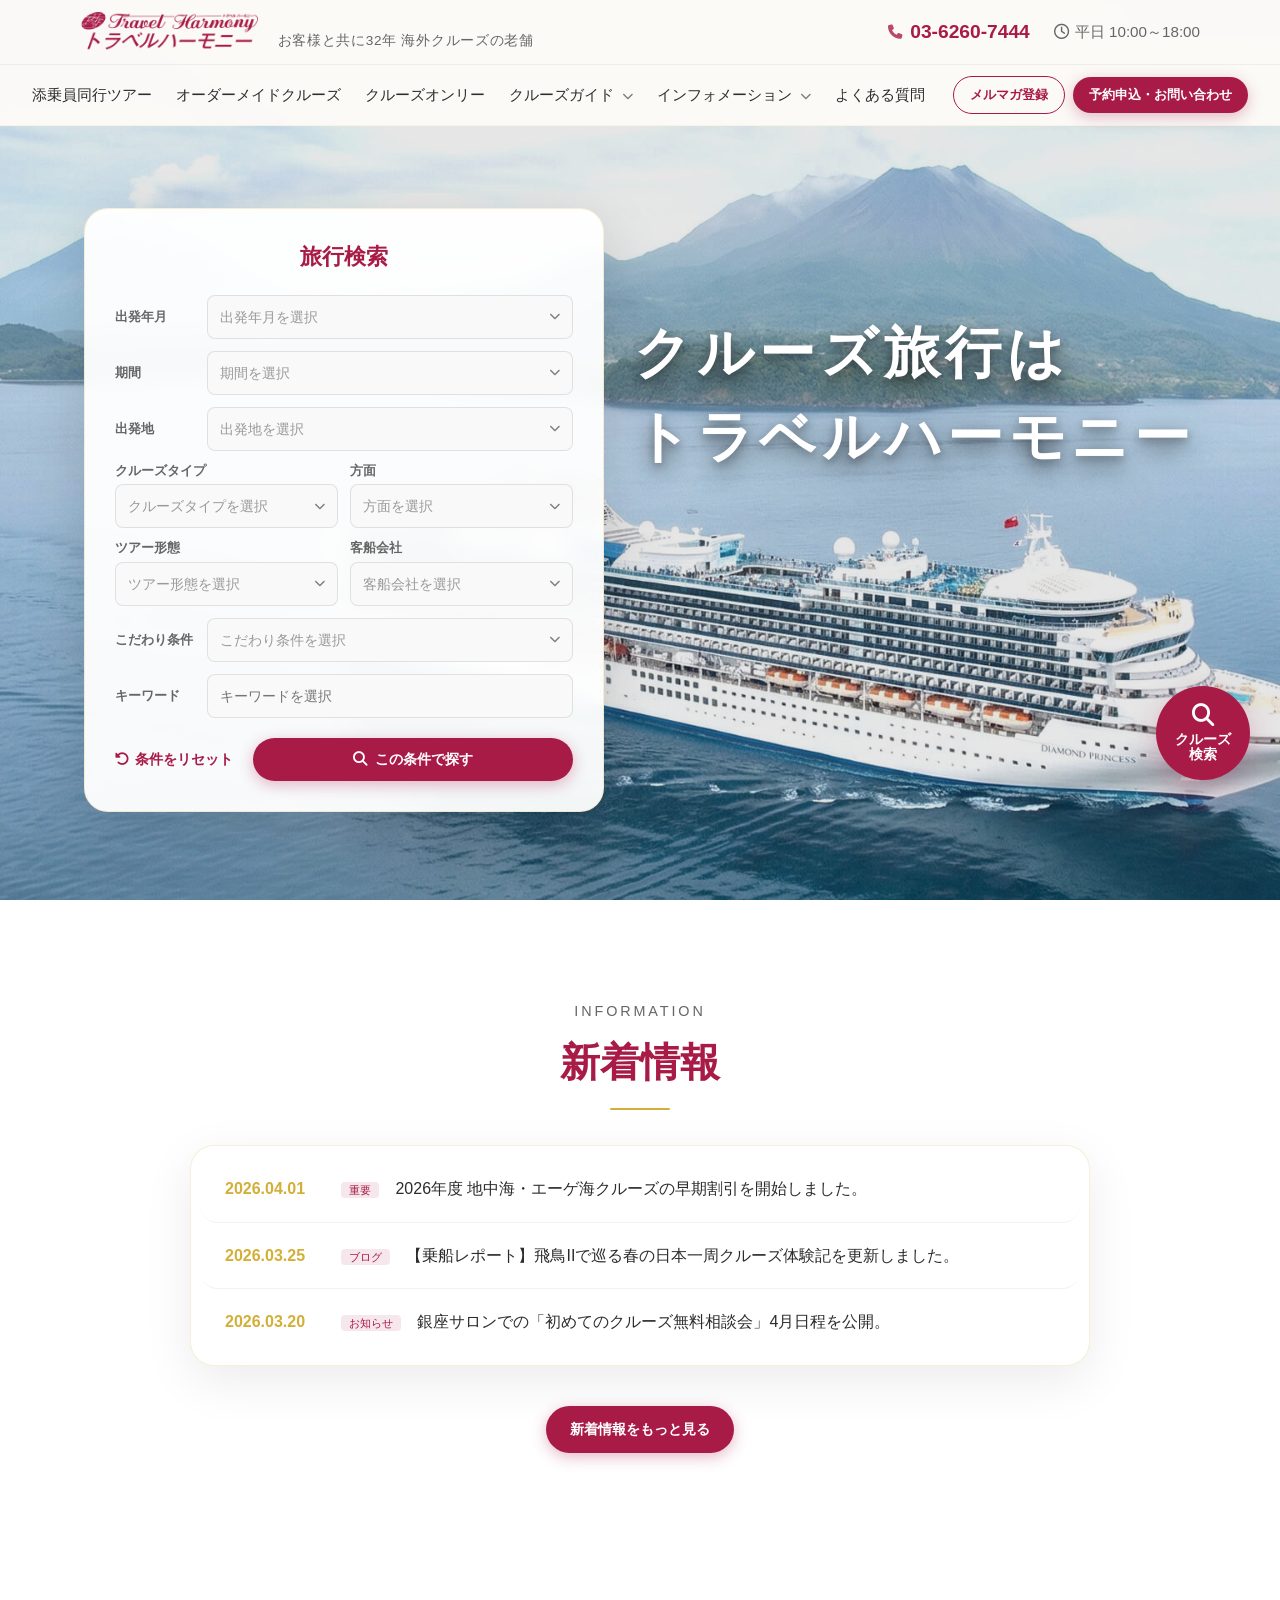
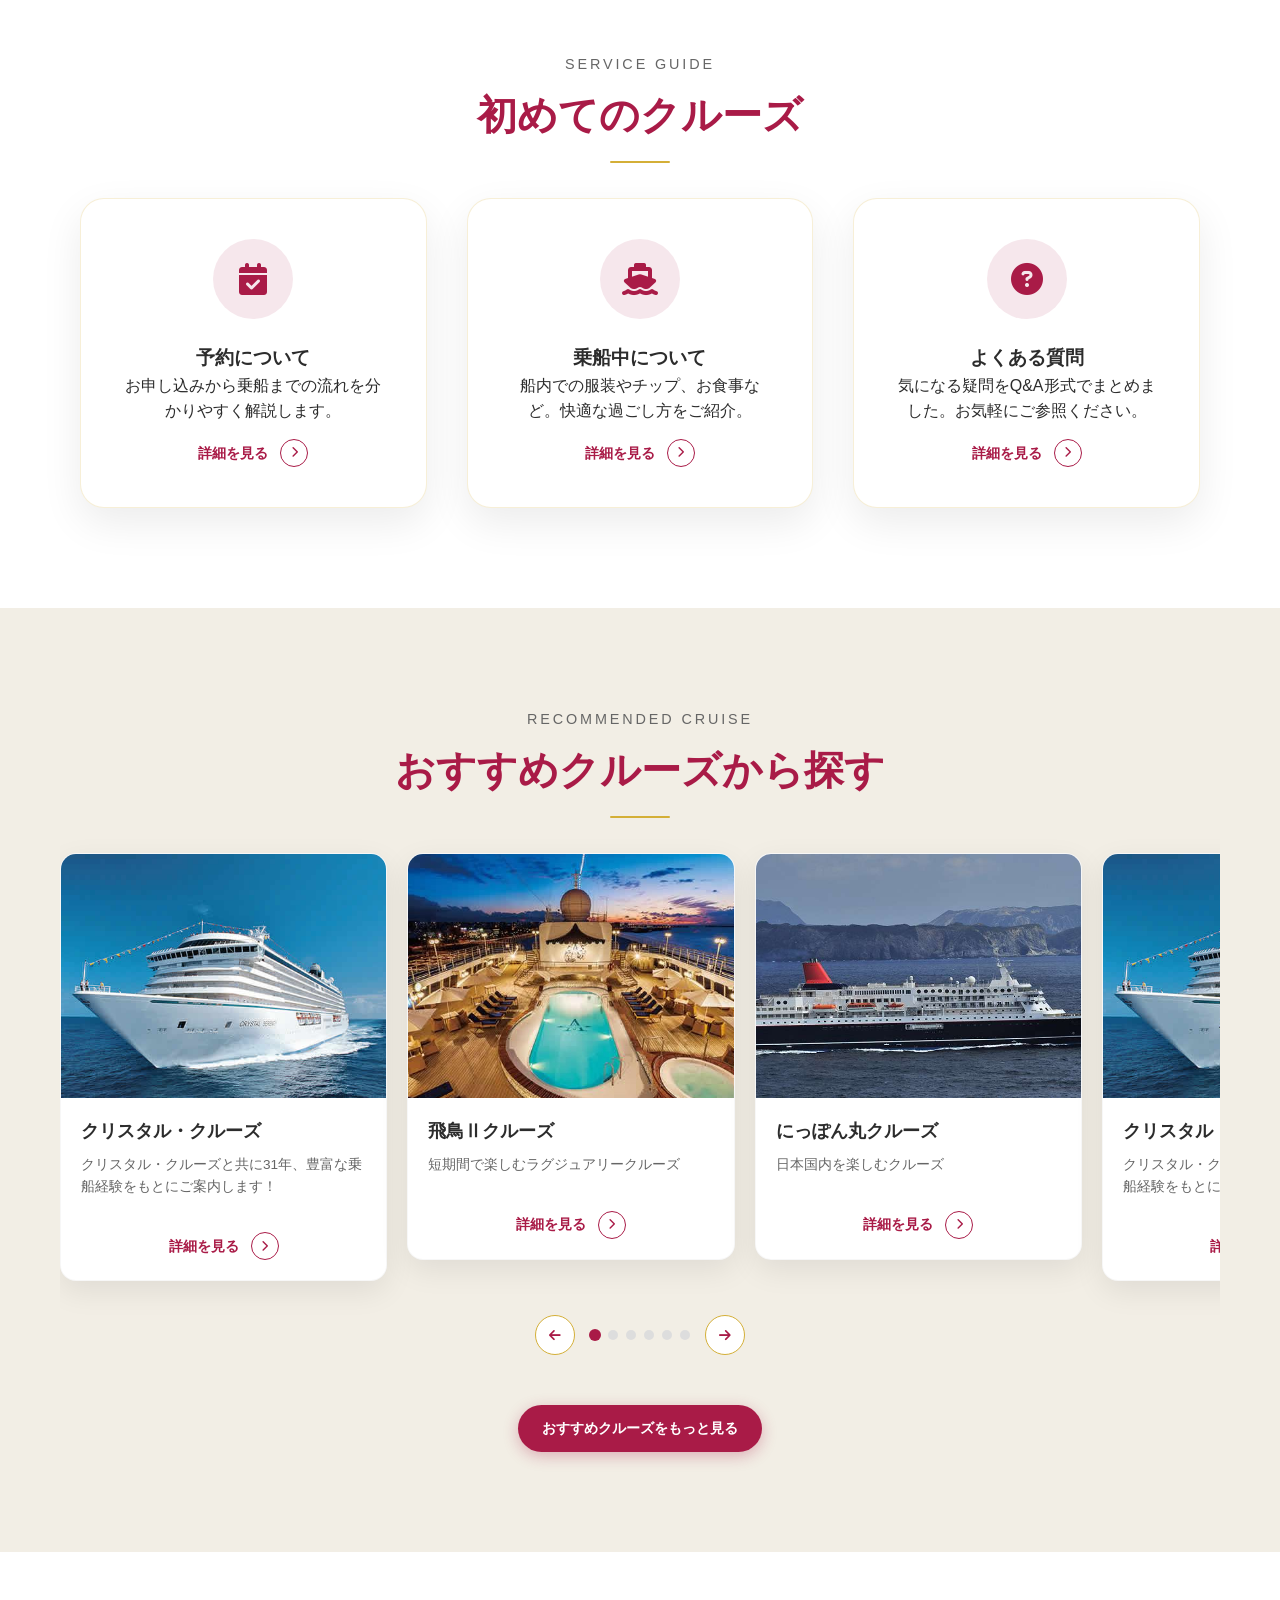
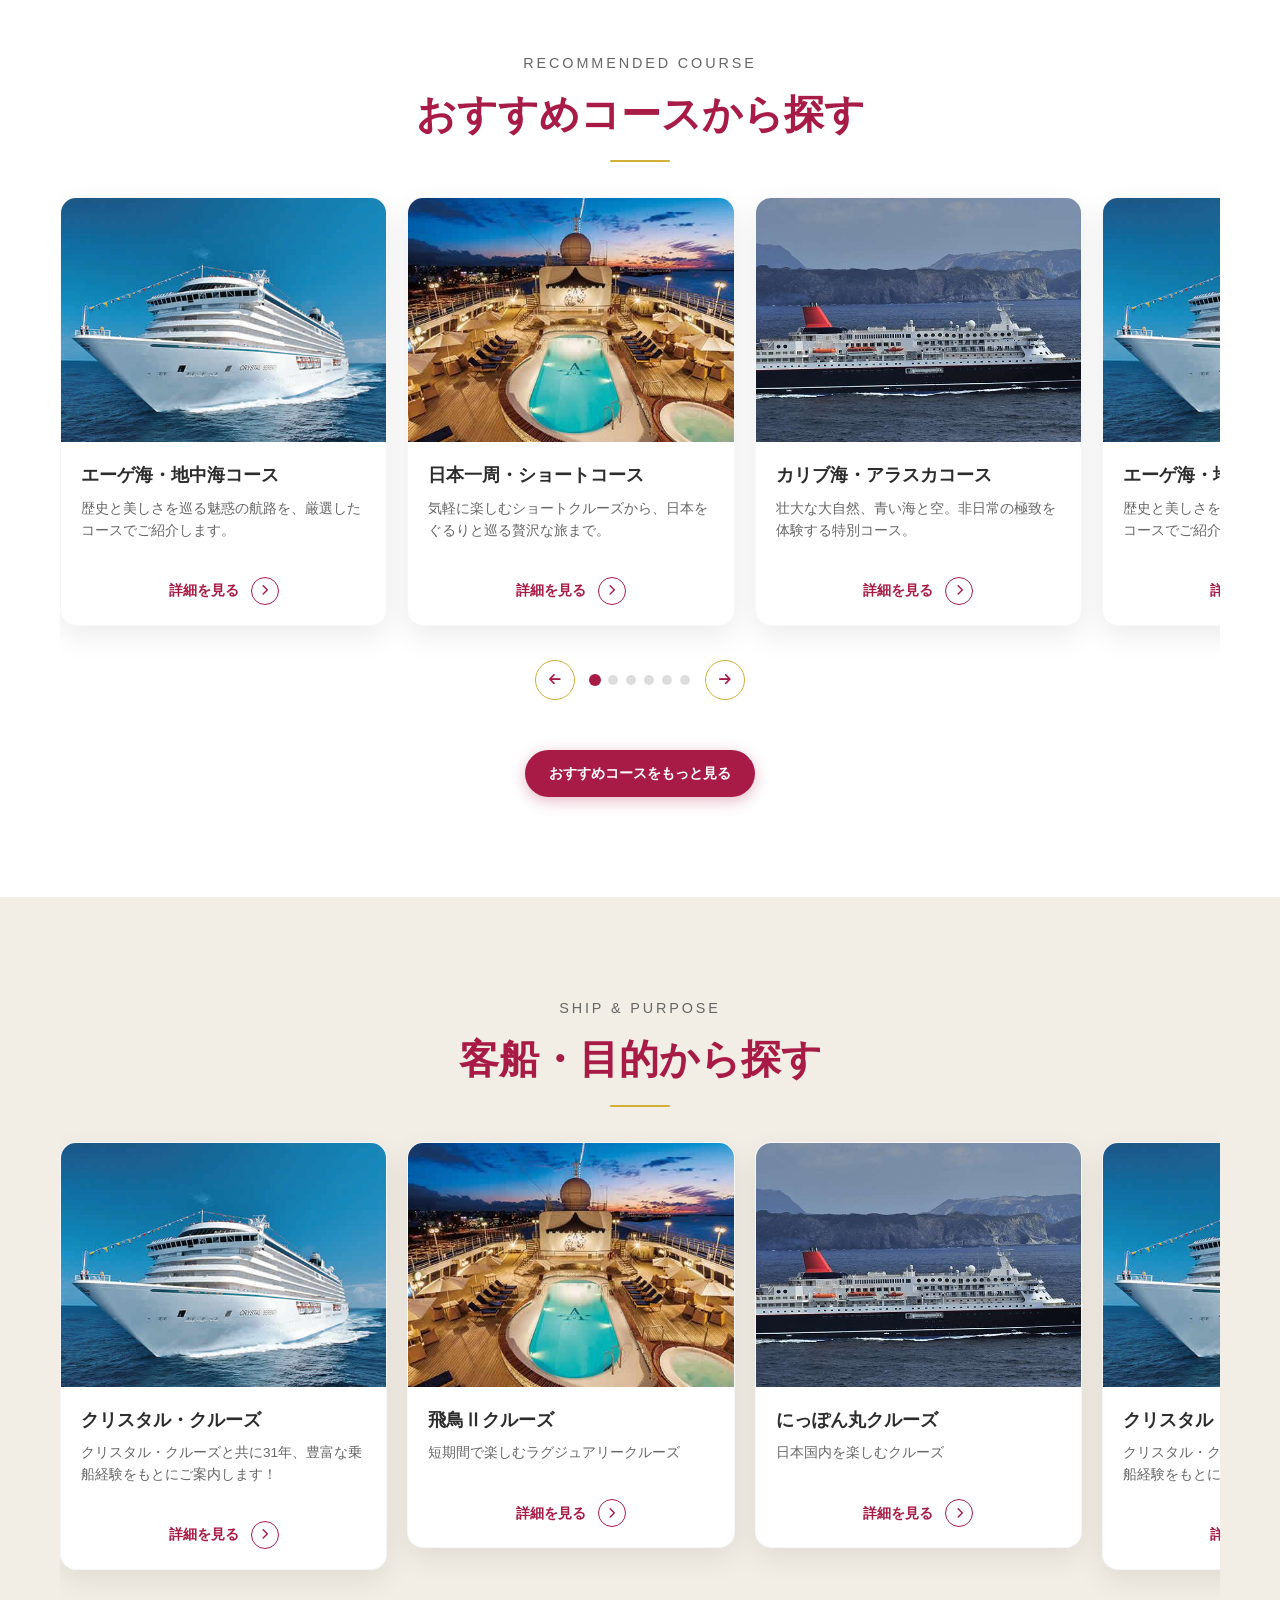
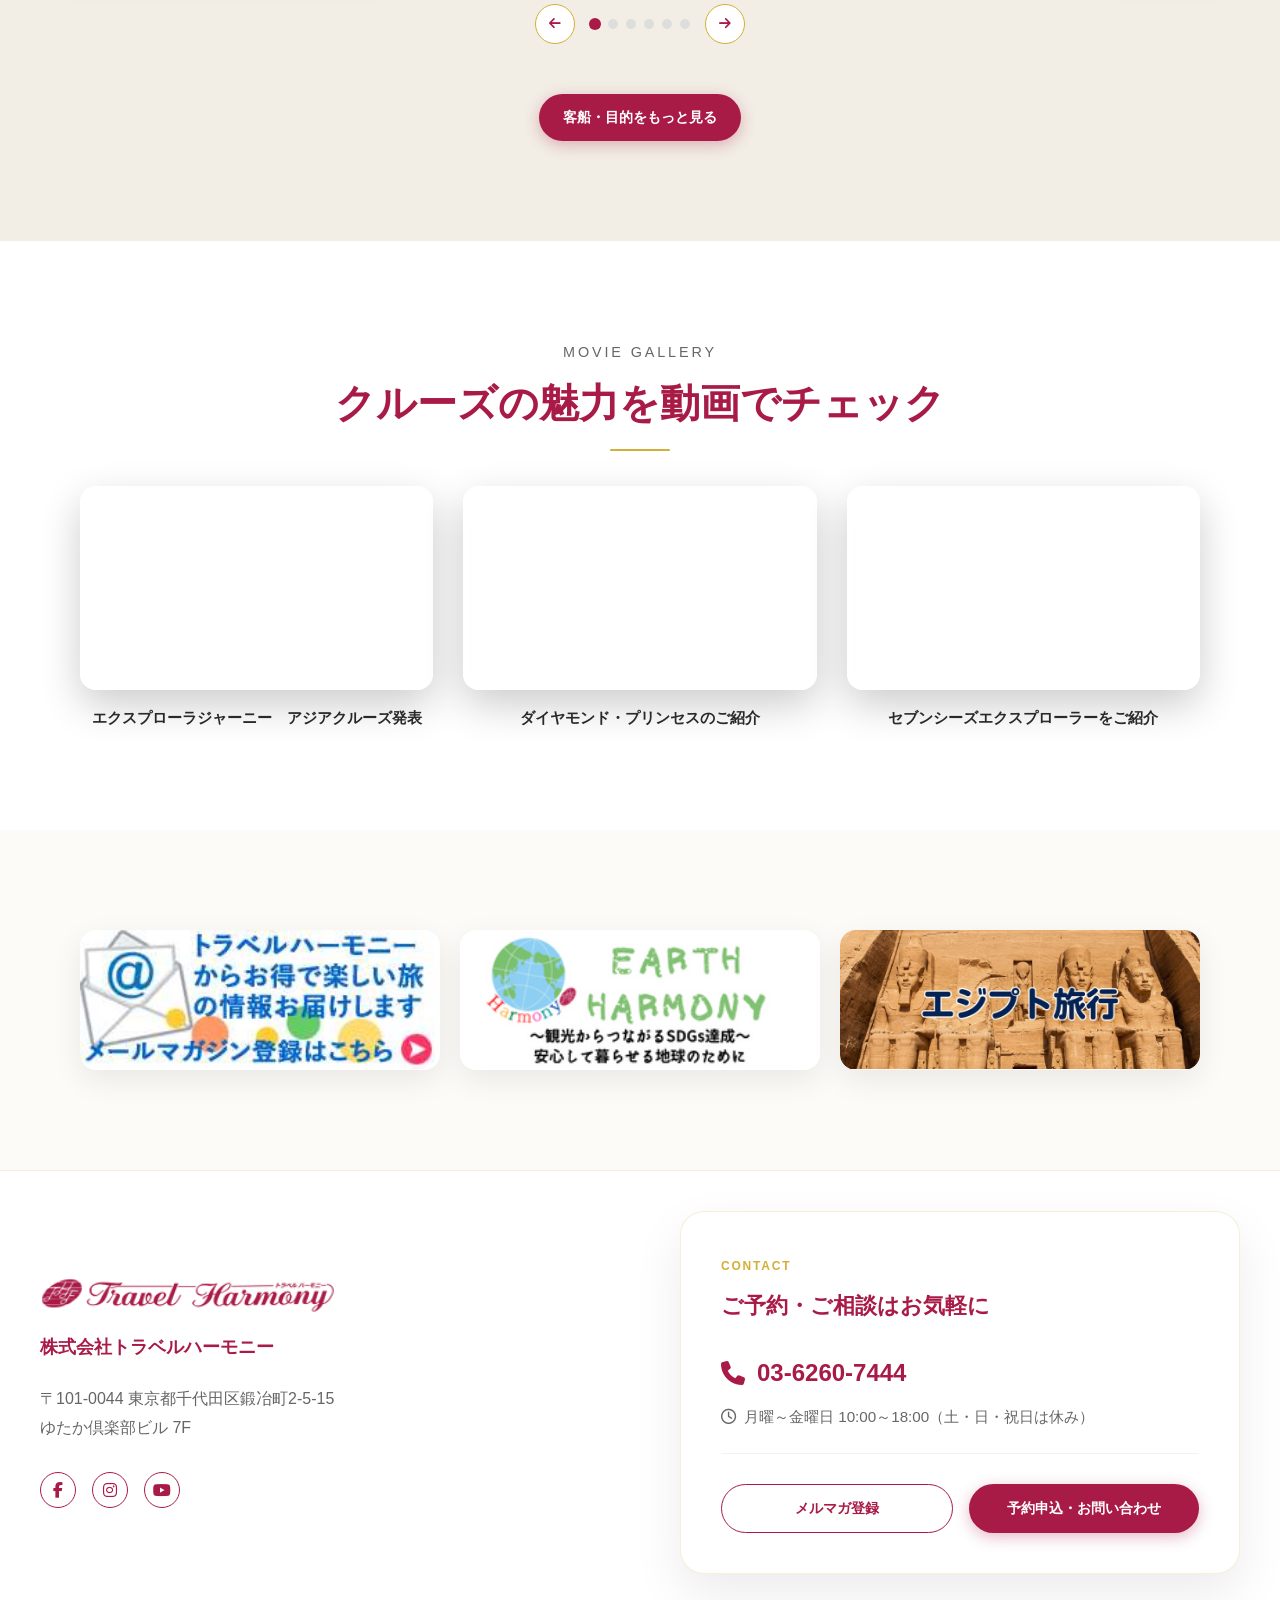
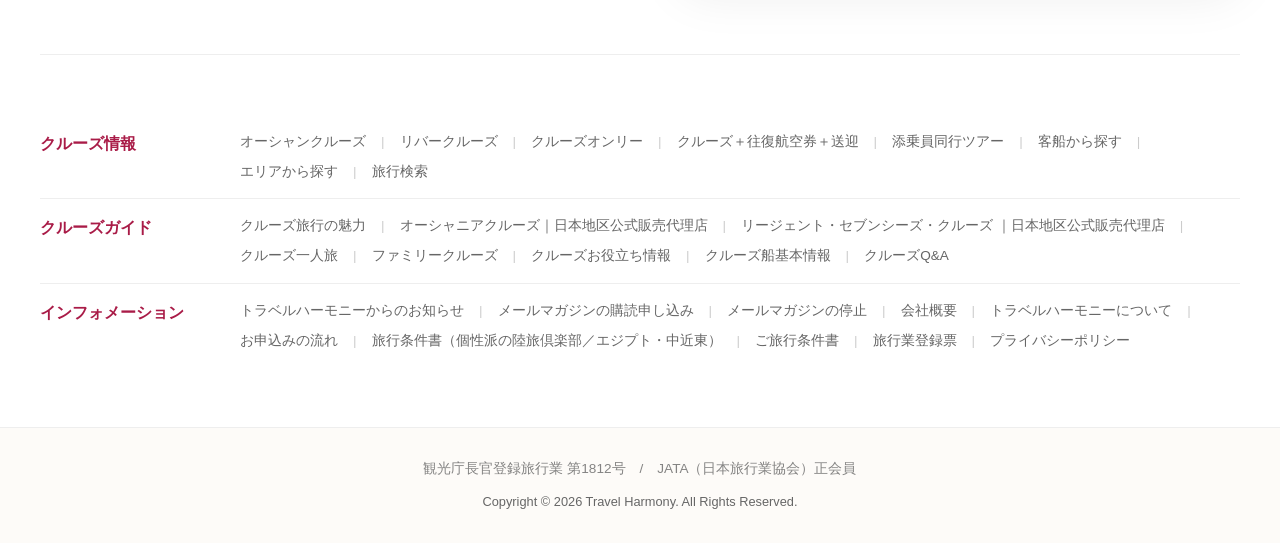
<file: index-2.html>
<!DOCTYPE html>
<html lang="ja">
<head>
    <meta charset="UTF-8">
    <meta name="viewport" content="width=device-width, initial-scale=1.0">
    <title>トラベルハーモニー | 海外クルーズの老舗・添乗員同行ツアー</title>
    <meta name="description" content="お客様と共に32年。海外クルーズの老舗トラベルハーモニー。最高級の客船で行く添乗員同行ツアーやオーダーメイドクルーズをご提案します。">
    <link rel="stylesheet" href="css/main.css">
    <!-- Font Awesome for icons (social, etc) -->
    <link rel="stylesheet" href="https://cdnjs.cloudflare.com/ajax/libs/font-awesome/6.4.0/css/all.min.css">
</head>
<body>

    <header class="header">
        <div class="header__row-top">
            <div class="container header__row-top-inner">
                <!-- スマホ用ハンバーガー（左） -->
                <button type="button" class="c-hamburger js-hamburger" aria-label="メニューを開く">
                    <span class="c-hamburger__line"></span>
                    <span class="c-hamburger__line"></span>
                    <span class="c-hamburger__line"></span>
                </button>
                <div class="header__brand">
                    <a href="/" class="header__logo">
                        <img src="img/logo.png" alt="Travel Harmony">
                    </a>
                    <div class="header__intro">お客様と共に32年 海外クルーズの老舗</div>
                </div>
                <div class="header__contact">
                    <span class="header__phone"><i class="fa-solid fa-phone"></i> 03-6260-7444</span>
                    <span class="header__hours"><i class="fa-regular fa-clock"></i> 平日 10:00～18:00</span>
                </div>
                <!-- スマホ用メルマガ（右） -->
                <div class="header__mobile-cta u-show-sp">
                    <a href="#" class="header__mobile-cta-btn">メルマガ登録</a>
                </div>
            </div>
        </div>
        <div class="header__row-bottom js-header-menu">
            <div class="container header__row-bottom-inner">
                <nav class="header__nav">
                    <ul class="header__nav-list">
                        <li class="header__nav-item"><a href="#" class="header__nav-link">添乗員同行ツアー</a></li>
                        <li class="header__nav-item"><a href="#" class="header__nav-link">オーダーメイドクルーズ</a></li>
                        <li class="header__nav-item"><a href="#" class="header__nav-link">クルーズオンリー</a></li>
                        <li class="header__nav-item">
                            <a href="#" class="header__nav-link">クルーズガイド <i class="fa-solid fa-chevron-down"></i></a>
                            <ul class="header__submenu">
                                <li class="header__submenu-item"><a href="#" class="header__submenu-link">クルーズ旅行の魅力</a></li>
                                <li class="header__submenu-item"><a href="#" class="header__submenu-link">オーシャニアクルーズ｜日本地区公式販売代理店</a></li>
                                <li class="header__submenu-item"><a href="#" class="header__submenu-link">リージェント・セブンシーズ・クルーズ ｜日本地区公式販売代理店</a></li>
                                <li class="header__submenu-item"><a href="#" class="header__submenu-link">クルーズ一人旅</a></li>
                                <li class="header__submenu-item"><a href="#" class="header__submenu-link">ファミリークルーズ</a></li>
                                <li class="header__submenu-item"><a href="#" class="header__submenu-link">クルーズお役立ち情報</a></li>
                                <li class="header__submenu-item"><a href="#" class="header__submenu-link">クルーズ船基本情報</a></li>
                                <li class="header__submenu-item"><a href="#" class="header__submenu-link">クルーズQ&A</a></li>
                            </ul>
                        </li>
                        <li class="header__nav-item">
                            <a href="#" class="header__nav-link">インフォメーション <i class="fa-solid fa-chevron-down"></i></a>
                            <ul class="header__submenu">
                                <li class="header__submenu-item"><a href="#" class="header__submenu-link">トラベルハーモニーからのお知らせ</a></li>
                                <li class="header__submenu-item"><a href="#" class="header__submenu-link">メールマガジンの購読申し込み</a></li>
                                <li class="header__submenu-item"><a href="#" class="header__submenu-link">メールマガジンの停止</a></li>
                                <li class="header__submenu-item"><a href="#" class="header__submenu-link">会社概要</a></li>
                                <li class="header__submenu-item"><a href="#" class="header__submenu-link">トラベルハーモニーについて</a></li>
                                <li class="header__submenu-item"><a href="#" class="header__submenu-link">お申込みの流れ</a></li>
                                <li class="header__submenu-item"><a href="#" class="header__submenu-link">旅行条件書（個性派の陸旅倶楽部／エジプト・中近東）</a></li>
                                <li class="header__submenu-item"><a href="#" class="header__submenu-link">ご旅行条件書</a></li>
                                <li class="header__submenu-item"><a href="#" class="header__submenu-link">旅行業登録票</a></li>
                                <li class="header__submenu-item"><a href="#" class="header__submenu-link">プライバシーポリシー</a></li>
                            </ul>
                        </li>
                        <li class="header__nav-item"><a href="#" class="header__nav-link">よくある質問</a></li>
                        <li class="header__nav-item header__nav-item--cta"><a href="#" class="c-btn c-btn--outline c-btn--sm">メルマガ登録</a></li>
                        <li class="header__nav-item header__nav-item--cta"><a href="#" class="c-btn c-btn--primary c-btn--sm">予約申込・お問い合わせ</a></li>
                    </ul>
                </nav>
            </div>
        </div>
    </header>

    <main>
        <!-- First View -->
        <section class="hero">
            <div class="hero__bg">
                <img src="img/fv.jpg" alt="Travel Harmony First View" class="hero__bg-img">
            </div>
            <div class="container hero__content">
                <div class="hero__text">
                    <h1 class="hero__title">クルーズ旅行は<br>トラベルハーモニー</h1>
                </div>
                <div class="hero_search-container">
                    <form class="c-search-widget">
                        <h2 class="c-search-widget__title">旅行検索</h2>
                        
                        <div class="c-search-widget__field">
                            <label class="c-search-widget__label">出発年月</label>
                            <div class="c-custom-select js-custom-select" data-placeholder="出発年月を選択" data-multi="true">
                                <div class="c-custom-select__trigger">
                                    <div class="c-custom-select__label is-placeholder">出発年月を選択</div>
                                    <i class="fa-solid fa-chevron-down"></i>
                                </div>
                                <div class="c-custom-select__dropdown">
                                    <div class="c-custom-select__dropdown-group">
                                        <div class="c-custom-select__dropdown-group-title">2026年</div>
                                        <div class="c-custom-select__dropdown-grid">
                                            <div class="c-custom-select__dropdown-item"><input type="checkbox" value="2026年4月"> 4月 (12)</div>
                                            <div class="c-custom-select__dropdown-item"><input type="checkbox" value="2026年5月"> 5月 (8)</div>
                                            <div class="c-custom-select__dropdown-item"><input type="checkbox" value="2026年6月"> 6月 (15)</div>
                                            <div class="c-custom-select__dropdown-item"><input type="checkbox" value="2026年7月"> 7月 (22)</div>
                                            <div class="c-custom-select__dropdown-item"><input type="checkbox" value="2026年8月"> 8月 (18)</div>
                                            <div class="c-custom-select__dropdown-item"><input type="checkbox" value="2026年9月"> 9月 (10)</div>
                                            <div class="c-custom-select__dropdown-item"><input type="checkbox" value="2026年10月"> 10月 (14)</div>
                                            <div class="c-custom-select__dropdown-item"><input type="checkbox" value="2026年11月"> 11月 (7)</div>
                                            <div class="c-custom-select__dropdown-item"><input type="checkbox" value="2026年12月"> 12月 (20)</div>
                                        </div>
                                    </div>
                                    <div class="c-custom-select__dropdown-group">
                                        <div class="c-custom-select__dropdown-group-title">2027年</div>
                                        <div class="c-custom-select__dropdown-grid">
                                            <div class="c-custom-select__dropdown-item"><input type="checkbox" value="2027年1月"> 1月 (5)</div>
                                            <div class="c-custom-select__dropdown-item"><input type="checkbox" value="2027年2月"> 2月 (3)</div>
                                            <div class="c-custom-select__dropdown-item"><input type="checkbox" value="2027年3月"> 3月 (8)</div>
                                            <div class="c-custom-select__dropdown-item"><input type="checkbox" value="2027年4月"> 4月 (12)</div>
                                            <div class="c-custom-select__dropdown-item"><input type="checkbox" value="2027年5月"> 5月 (15)</div>
                                            <div class="c-custom-select__dropdown-item"><input type="checkbox" value="2027年6月"> 6月 (10)</div>
                                            <div class="c-custom-select__dropdown-item"><input type="checkbox" value="2027年7月"> 7月 (18)</div>
                                            <div class="c-custom-select__dropdown-item"><input type="checkbox" value="2027年8月"> 8月 (14)</div>
                                            <div class="c-custom-select__dropdown-item"><input type="checkbox" value="2027年9月"> 9月 (9)</div>
                                            <div class="c-custom-select__dropdown-item"><input type="checkbox" value="2027年10月"> 10月 (11)</div>
                                            <div class="c-custom-select__dropdown-item"><input type="checkbox" value="2027年11月"> 11月 (6)</div>
                                            <div class="c-custom-select__dropdown-item"><input type="checkbox" value="2027年12月"> 12月 (13)</div>
                                        </div>
                                    </div>
                                </div>
                            </div>
                        </div>

                        <div class="c-search-widget__field">
                            <label class="c-search-widget__label">期間</label>
                            <div class="c-custom-select js-custom-select" data-placeholder="期間を選択" data-multi="true">
                                <div class="c-custom-select__trigger">
                                    <div class="c-custom-select__label is-placeholder">期間を選択</div>
                                    <i class="fa-solid fa-chevron-down"></i>
                                </div>
                                <div class="c-custom-select__dropdown">
                                    <div class="c-custom-select__dropdown-item"><input type="checkbox" value="2日間"> 2日間</div>
                                    <div class="c-custom-select__dropdown-item"><input type="checkbox" value="3日間"> 3日間</div>
                                    <div class="c-custom-select__dropdown-item"><input type="checkbox" value="4日間"> 4日間</div>
                                    <div class="c-custom-select__dropdown-item"><input type="checkbox" value="5日間"> 5日間</div>
                                    <div class="c-custom-select__dropdown-item"><input type="checkbox" value="6日間"> 6日間</div>
                                    <div class="c-custom-select__dropdown-item"><input type="checkbox" value="7日間〜"> 7日間〜</div>
                                </div>
                            </div>
                        </div>

                        <div class="c-search-widget__field">
                            <label class="c-search-widget__label">出発地</label>
                            <div class="c-custom-select js-custom-select" data-placeholder="出発地を選択">
                                <div class="c-custom-select__trigger">
                                    <span class="c-custom-select__label is-placeholder">出発地を選択</span>
                                    <i class="fa-solid fa-chevron-down"></i>
                                </div>
                                <div class="c-custom-select__dropdown">
                                    <div class="c-custom-select__dropdown-item" data-value="横浜">横浜</div>
                                    <div class="c-custom-select__dropdown-item" data-value="神戸">神戸</div>
                                    <div class="c-custom-select__dropdown-item" data-value="東京">東京</div>
                                    <div class="c-custom-select__dropdown-item" data-value="名古屋">名古屋</div>
                                    <div class="c-custom-select__dropdown-item" data-value="博多">博多</div>
                                    <div class="c-custom-select__dropdown-item" data-value="その他">その他</div>
                                </div>
                            </div>
                        </div>

                        <div class="c-search-widget__row-2col">
                            <div class="c-search-widget__field c-search-widget__field--stacked">
                                <label class="c-search-widget__label">クルーズ<br class="u-show-sp">タイプ</label>
                                <div class="c-custom-select js-custom-select" data-placeholder="クルーズタイプを選択">
                                    <div class="c-custom-select__trigger">
                                        <span class="c-custom-select__label is-placeholder">クルーズタイプを選択</span>
                                        <i class="fa-solid fa-chevron-down"></i>
                                    </div>
                                    <div class="c-custom-select__dropdown">
                                        <div class="c-custom-select__dropdown-item" data-value="オーシャンクルーズ">オーシャンクルーズ</div>
                                        <div class="c-custom-select__dropdown-item" data-value="リバークルーズ">リバークルーズ</div>
                                    </div>
                                </div>
                            </div>
                            <div class="c-search-widget__field c-search-widget__field--stacked">
                                <label class="c-search-widget__label">方面</label>
                                <div class="c-custom-select js-custom-select" data-placeholder="方面を選択">
                                    <div class="c-custom-select__trigger">
                                        <span class="c-custom-select__label is-placeholder">方面を選択</span>
                                        <i class="fa-solid fa-chevron-down"></i>
                                    </div>
                                    <div class="c-custom-select__dropdown">
                                        <div class="c-custom-select__dropdown-item" data-value="日本発着">日本発着</div>
                                        <div class="c-custom-select__dropdown-item" data-value="日本船">日本船</div>
                                        <div class="c-custom-select__dropdown-item" data-value="アジア">アジア</div>
                                        <div class="c-custom-select__dropdown-item" data-value="北米">北米</div>
                                        <div class="c-custom-select__dropdown-item" data-value="中南米">中南米</div>
                                        <div class="c-custom-select__dropdown-item" data-value="アフリカ・中近東">アフリカ・中近東</div>
                                        <div class="c-custom-select__dropdown-item" data-value="ハワイ">ハワイ</div>
                                        <div class="c-custom-select__dropdown-item" data-value="ヨーロッパ">ヨーロッパ</div>
                                    </div>
                                </div>
                            </div>
                        </div>

                        <div class="c-search-widget__row-2col">
                            <div class="c-search-widget__field c-search-widget__field--stacked">
                                <label class="c-search-widget__label">ツアー形態</label>
                                <div class="c-custom-select js-custom-select" data-placeholder="ツアー形態を選択">
                                    <div class="c-custom-select__trigger">
                                        <span class="c-custom-select__label is-placeholder">ツアー形態を選択</span>
                                        <i class="fa-solid fa-chevron-down"></i>
                                    </div>
                                    <div class="c-custom-select__dropdown">
                                        <div class="c-custom-select__dropdown-item" data-value="添乗員同行ツアー">添乗員同行</div>
                                        <div class="c-custom-select__dropdown-item" data-value="パッケージツアー">パッケージ</div>
                                        <div class="c-custom-select__dropdown-item" data-value="クルーズオンリー">オンリー</div>
                                    </div>
                                </div>
                            </div>
                            <div class="c-search-widget__field c-search-widget__field--stacked">
                                <label class="c-search-widget__label">客船会社</label>
                                <div class="c-custom-select js-custom-select" data-placeholder="客船会社を選択">
                                    <div class="c-custom-select__trigger">
                                        <span class="c-custom-select__label is-placeholder">客船会社を選択</span>
                                        <i class="fa-solid fa-chevron-down"></i>
                                    </div>
                                    <div class="c-custom-select__dropdown">
                                        <div class="c-custom-select__dropdown-item" data-value="郵船クルーズ">郵船クルーズ</div>
                                        <div class="c-custom-select__dropdown-item" data-value="商船三井クルーズ">商船三井</div>
                                        <div class="c-custom-select__dropdown-item" data-value="飛鳥II">飛鳥II</div>
                                    </div>
                                </div>
                            </div>
                        </div>

                        <div class="c-search-widget__field">
                            <label class="c-search-widget__label">こだわり<br class="u-show-sp">条件</label>
                            <div class="c-custom-select js-custom-select" data-placeholder="こだわり条件を選択">
                                <div class="c-custom-select__trigger">
                                    <span class="c-custom-select__label is-placeholder">こだわり条件を選択</span>
                                    <i class="fa-solid fa-chevron-down"></i>
                                </div>
                                <div class="c-custom-select__dropdown">
                                    <div class="c-custom-select__dropdown-item" data-value="キャンペーン商品">キャンペーン商品</div>
                                    <div class="c-custom-select__dropdown-item" data-value="一人旅クルーズ">一人旅クルーズ</div>
                                    <div class="c-custom-select__dropdown-item" data-value="世界遺産">世界遺産</div>
                                    <div class="c-custom-select__dropdown-item" data-value="自然">自然</div>
                                    <div class="c-custom-select__dropdown-item" data-value="GOTO トラベル">GOTO トラベル</div>
                                </div>
                            </div>
                        </div>

                        <div class="c-search-widget__field">
                            <label class="c-search-widget__label">キーワード</label>
                            <input type="text" class="c-search-widget__input js-search-keyword" placeholder="キーワードを選択">
                        </div>

                        <div class="c-search-widget__actions">
                            <button type="button" class="c-btn c-btn--outline js-search-clear">
                                <i class="fa-solid fa-rotate-left"></i> 条件をリセット
                            </button>
                            <button type="submit" class="c-btn c-btn--primary">
                                <i class="fa-solid fa-magnifying-glass"></i> この条件で探す
                            </button>
                        </div>
                    </form>
                </div>

            </div>
        </section>

        <!-- News -->
        <section class="u-section news u-bg-white">
            <div class="container">
                <h2 class="section-title"><span class="subtitle">Information</span>新着情報</h2>
                <div class="news__list">
                    <a href="#" class="news__item">
                        <div class="news__date">2026.04.01</div>
                        <div class="news__content">
                            <span class="news__label">重要</span>
                            <span class="news__title">2026年度 地中海・エーゲ海クルーズの早期割引を開始しました。</span>
                        </div>
                    </a>
                    <a href="#" class="news__item">
                        <div class="news__date">2026.03.25</div>
                        <div class="news__content">
                            <span class="news__label">ブログ</span>
                            <span class="news__title">【乗船レポート】飛鳥IIで巡る春の日本一周クルーズ体験記を更新しました。</span>
                        </div>
                    </a>
                    <a href="#" class="news__item">
                        <div class="news__date">2026.03.20</div>
                        <div class="news__content">
                            <span class="news__label">お知らせ</span>
                            <span class="news__title">銀座サロンでの「初めてのクルーズ無料相談会」4月日程を公開。</span>
                        </div>
                    </a>
                </div>
                <div style="text-align: center; margin-top: 40px;">
                    <a href="#" class="c-btn c-btn--primary">新着情報をもっと見る</a>
                </div>
            </div>
        </section>

        <!-- First Cruise -->
        <section class="u-section beginner u-bg-white">
            <div class="container">
                <h2 class="section-title"><span class="subtitle">Service Guide</span>初めてのクルーズ</h2>
                <div class="beginner__grid">
                    <a href="#" class="beginner__item">
                        <div class="beginner__icon"><i class="fa-solid fa-calendar-check"></i></div>
                        <h3>予約について</h3>
                        <p>お申し込みから乗船までの流れを分かりやすく解説します。</p>
                        <div class="c-link-arrow">詳細を見る <span class="c-link-arrow__circle"><i class="fa-solid fa-chevron-right"></i></span></div>
                    </a>
                    <a href="#" class="beginner__item">
                        <div class="beginner__icon"><i class="fa-solid fa-ship"></i></div>
                        <h3>乗船中について</h3>
                        <p>船内での服装やチップ、お食事など。快適な過ごし方をご紹介。</p>
                        <div class="c-link-arrow">詳細を見る <span class="c-link-arrow__circle"><i class="fa-solid fa-chevron-right"></i></span></div>
                    </a>
                    <a href="#" class="beginner__item">
                        <div class="beginner__icon"><i class="fa-solid fa-circle-question"></i></div>
                        <h3>よくある質問</h3>
                        <p>気になる疑問をQ&A形式でまとめました。お気軽にご参照ください。</p>
                        <div class="c-link-arrow">詳細を見る <span class="c-link-arrow__circle"><i class="fa-solid fa-chevron-right"></i></span></div>
                    </a>
                </div>
            </div>
        </section>

        <!-- Recommended Cruise -->
        <section class="u-section u-bg-alt">
            <div class="container">
                <h2 class="section-title"><span class="subtitle">Recommended Cruise</span>おすすめクルーズから探す</h2>
                <div class="c-slider">
                    <div class="c-slider__track js-slider-track">
                        <!-- 1〜3 -->
                        <article class="c-card c-slider__item">
                            <div class="c-card__img-wrapper"><img src="img/tour-1.jpg" alt="クリスタル・クルーズ" class="c-card__img"></div>
                            <div class="c-card__content">
                                <h3 class="c-card__title">クリスタル・クルーズ</h3>
                                <p class="c-card__summary">クリスタル・クルーズと共に31年、豊富な乗船経験をもとにご案内します！</p>
                                <div style="text-align: center;"><div class="c-link-arrow">詳細を見る <span class="c-link-arrow__circle"><i class="fa-solid fa-chevron-right"></i></span></div></div>
                            </div>
                        </article>
                        <article class="c-card c-slider__item">
                            <div class="c-card__img-wrapper"><img src="img/tour-2.jpg" alt="飛鳥Ⅱクルーズ" class="c-card__img"></div>
                            <div class="c-card__content">
                                <h3 class="c-card__title">飛鳥Ⅱクルーズ</h3>
                                <p class="c-card__summary">短期間で楽しむラグジュアリークルーズ</p>
                                <div style="text-align: center;"><div class="c-link-arrow">詳細を見る <span class="c-link-arrow__circle"><i class="fa-solid fa-chevron-right"></i></span></div></div>
                            </div>
                        </article>
                        <article class="c-card c-slider__item">
                            <div class="c-card__img-wrapper"><img src="img/tour-3.jpg" alt="にっぽん丸クルーズ" class="c-card__img"></div>
                            <div class="c-card__content">
                                <h3 class="c-card__title">にっぽん丸クルーズ</h3>
                                <p class="c-card__summary">日本国内を楽しむクルーズ</p>
                                <div style="text-align: center;"><div class="c-link-arrow">詳細を見る <span class="c-link-arrow__circle"><i class="fa-solid fa-chevron-right"></i></span></div></div>
                            </div>
                        </article>
                        <!-- 4〜6 -->
                        <article class="c-card c-slider__item">
                            <div class="c-card__img-wrapper"><img src="img/tour-1.jpg" alt="クリスタル・クルーズ" class="c-card__img"></div>
                            <div class="c-card__content">
                                <h3 class="c-card__title">クリスタル・クルーズ</h3>
                                <p class="c-card__summary">クリスタル・クルーズと共に31年、豊富な乗船経験をもとにご案内します！</p>
                                <div style="text-align: center;"><div class="c-link-arrow">詳細を見る <span class="c-link-arrow__circle"><i class="fa-solid fa-chevron-right"></i></span></div></div>
                            </div>
                        </article>
                        <article class="c-card c-slider__item">
                            <div class="c-card__img-wrapper"><img src="img/tour-2.jpg" alt="飛鳥Ⅱクルーズ" class="c-card__img"></div>
                            <div class="c-card__content">
                                <h3 class="c-card__title">飛鳥Ⅱクルーズ</h3>
                                <p class="c-card__summary">短期間で楽しむラグジュアリークルーズ</p>
                                <div style="text-align: center;"><div class="c-link-arrow">詳細を見る <span class="c-link-arrow__circle"><i class="fa-solid fa-chevron-right"></i></span></div></div>
                            </div>
                        </article>
                        <article class="c-card c-slider__item">
                            <div class="c-card__img-wrapper"><img src="img/tour-3.jpg" alt="にっぽん丸クルーズ" class="c-card__img"></div>
                            <div class="c-card__content">
                                <h3 class="c-card__title">にっぽん丸クルーズ</h3>
                                <p class="c-card__summary">日本国内を楽しむクルーズ</p>
                                <div style="text-align: center;"><div class="c-link-arrow">詳細を見る <span class="c-link-arrow__circle"><i class="fa-solid fa-chevron-right"></i></span></div></div>
                            </div>
                        </article>
                        <!-- 7〜9 -->
                        <article class="c-card c-slider__item">
                            <div class="c-card__img-wrapper"><img src="img/tour-1.jpg" alt="クリスタル・クルーズ" class="c-card__img"></div>
                            <div class="c-card__content">
                                <h3 class="c-card__title">クリスタル・クルーズ</h3>
                                <p class="c-card__summary">クリスタル・クルーズと共に31年、豊富な乗船経験をもとにご案内します！</p>
                                <div style="text-align: center;"><div class="c-link-arrow">詳細を見る <span class="c-link-arrow__circle"><i class="fa-solid fa-chevron-right"></i></span></div></div>
                            </div>
                        </article>
                        <article class="c-card c-slider__item">
                            <div class="c-card__img-wrapper"><img src="img/tour-2.jpg" alt="飛鳥Ⅱクルーズ" class="c-card__img"></div>
                            <div class="c-card__content">
                                <h3 class="c-card__title">飛鳥Ⅱクルーズ</h3>
                                <p class="c-card__summary">短期間で楽しむラグジュアリークルーズ</p>
                                <div style="text-align: center;"><div class="c-link-arrow">詳細を見る <span class="c-link-arrow__circle"><i class="fa-solid fa-chevron-right"></i></span></div></div>
                            </div>
                        </article>
                        <article class="c-card c-slider__item">
                            <div class="c-card__img-wrapper"><img src="img/tour-3.jpg" alt="にっぽん丸クルーズ" class="c-card__img"></div>
                            <div class="c-card__content">
                                <h3 class="c-card__title">にっぽん丸クルーズ</h3>
                                <p class="c-card__summary">日本国内を楽しむクルーズ</p>
                                <div style="text-align: center;"><div class="c-link-arrow">詳細を見る <span class="c-link-arrow__circle"><i class="fa-solid fa-chevron-right"></i></span></div></div>
                            </div>
                        </article>
                    </div>
                    <div class="c-slider__controls">
                        <button class="c-slider__btn c-slider__btn--prev js-slider-prev"><i class="fa-solid fa-arrow-left"></i></button>
                        <div class="c-slider__dots js-slider-dots"></div>
                        <button class="c-slider__btn c-slider__btn--next js-slider-next"><i class="fa-solid fa-arrow-right"></i></button>
                    </div>
                </div>
                <div style="text-align: center; margin-top: 50px;">
                    <a href="#" class="c-btn c-btn--primary">おすすめクルーズをもっと見る</a>
                </div>
            </div>
        </section>

        <!-- Recommended Course -->
        <section class="u-section u-bg-white">
            <div class="container">
                <h2 class="section-title"><span class="subtitle">Recommended Course</span>おすすめコースから探す</h2>
                <div class="c-slider">
                    <div class="c-slider__track js-slider-track">
                        <!-- 1〜3 -->
                        <article class="c-card c-slider__item">
                            <div class="c-card__img-wrapper"><img src="img/tour-1.jpg" alt="エーゲ海・地中海コース" class="c-card__img"></div>
                            <div class="c-card__content">
                                <h3 class="c-card__title">エーゲ海・地中海コース</h3>
                                <p class="c-card__summary">歴史と美しさを巡る魅惑の航路を、厳選したコースでご紹介します。</p>
                                <div style="text-align: center;"><div class="c-link-arrow">詳細を見る <span class="c-link-arrow__circle"><i class="fa-solid fa-chevron-right"></i></span></div></div>
                            </div>
                        </article>
                        <article class="c-card c-slider__item">
                            <div class="c-card__img-wrapper"><img src="img/tour-2.jpg" alt="日本一周・ショートコース" class="c-card__img"></div>
                            <div class="c-card__content">
                                <h3 class="c-card__title">日本一周・ショートコース</h3>
                                <p class="c-card__summary">気軽に楽しむショートクルーズから、日本をぐるりと巡る贅沢な旅まで。</p>
                                <div style="text-align: center;"><div class="c-link-arrow">詳細を見る <span class="c-link-arrow__circle"><i class="fa-solid fa-chevron-right"></i></span></div></div>
                            </div>
                        </article>
                        <article class="c-card c-slider__item">
                            <div class="c-card__img-wrapper"><img src="img/tour-3.jpg" alt="カリブ海・アラスカコース" class="c-card__img"></div>
                            <div class="c-card__content">
                                <h3 class="c-card__title">カリブ海・アラスカコース</h3>
                                <p class="c-card__summary">壮大な大自然、青い海と空。非日常の極致を体験する特別コース。</p>
                                <div style="text-align: center;"><div class="c-link-arrow">詳細を見る <span class="c-link-arrow__circle"><i class="fa-solid fa-chevron-right"></i></span></div></div>
                            </div>
                        </article>
                        <!-- 4〜6 -->
                        <article class="c-card c-slider__item">
                            <div class="c-card__img-wrapper"><img src="img/tour-1.jpg" alt="エーゲ海・地中海コース" class="c-card__img"></div>
                            <div class="c-card__content">
                                <h3 class="c-card__title">エーゲ海・地中海コース</h3>
                                <p class="c-card__summary">歴史と美しさを巡る魅惑の航路を、厳選したコースでご紹介します。</p>
                                <div style="text-align: center;"><div class="c-link-arrow">詳細を見る <span class="c-link-arrow__circle"><i class="fa-solid fa-chevron-right"></i></span></div></div>
                            </div>
                        </article>
                        <article class="c-card c-slider__item">
                            <div class="c-card__img-wrapper"><img src="img/tour-2.jpg" alt="日本一周・ショートコース" class="c-card__img"></div>
                            <div class="c-card__content">
                                <h3 class="c-card__title">日本一周・ショートコース</h3>
                                <p class="c-card__summary">気軽に楽しむショートクルーズから、日本をぐるりと巡る贅沢な旅まで。</p>
                                <div style="text-align: center;"><div class="c-link-arrow">詳細を見る <span class="c-link-arrow__circle"><i class="fa-solid fa-chevron-right"></i></span></div></div>
                            </div>
                        </article>
                        <article class="c-card c-slider__item">
                            <div class="c-card__img-wrapper"><img src="img/tour-3.jpg" alt="カリブ海・アラスカコース" class="c-card__img"></div>
                            <div class="c-card__content">
                                <h3 class="c-card__title">カリブ海・アラスカコース</h3>
                                <p class="c-card__summary">壮大な大自然、青い海と空。非日常の極致を体験する特別コース。</p>
                                <div style="text-align: center;"><div class="c-link-arrow">詳細を見る <span class="c-link-arrow__circle"><i class="fa-solid fa-chevron-right"></i></span></div></div>
                            </div>
                        </article>
                        <!-- 7〜9 -->
                        <article class="c-card c-slider__item">
                            <div class="c-card__img-wrapper"><img src="img/tour-1.jpg" alt="エーゲ海・地中海コース" class="c-card__img"></div>
                            <div class="c-card__content">
                                <h3 class="c-card__title">エーゲ海・地中海コース</h3>
                                <p class="c-card__summary">歴史と美しさを巡る魅惑の航路を、厳選したコースでご紹介します。</p>
                                <div style="text-align: center;"><div class="c-link-arrow">詳細を見る <span class="c-link-arrow__circle"><i class="fa-solid fa-chevron-right"></i></span></div></div>
                            </div>
                        </article>
                        <article class="c-card c-slider__item">
                            <div class="c-card__img-wrapper"><img src="img/tour-2.jpg" alt="日本一周・ショートコース" class="c-card__img"></div>
                            <div class="c-card__content">
                                <h3 class="c-card__title">日本一周・ショートコース</h3>
                                <p class="c-card__summary">気軽に楽しむショートクルーズから、日本をぐるりと巡る贅沢な旅まで。</p>
                                <div style="text-align: center;"><div class="c-link-arrow">詳細を見る <span class="c-link-arrow__circle"><i class="fa-solid fa-chevron-right"></i></span></div></div>
                            </div>
                        </article>
                        <article class="c-card c-slider__item">
                            <div class="c-card__img-wrapper"><img src="img/tour-3.jpg" alt="カリブ海・アラスカコース" class="c-card__img"></div>
                            <div class="c-card__content">
                                <h3 class="c-card__title">カリブ海・アラスカコース</h3>
                                <p class="c-card__summary">壮大な大自然、青い海と空。非日常の極致を体験する特別コース。</p>
                                <div style="text-align: center;"><div class="c-link-arrow">詳細を見る <span class="c-link-arrow__circle"><i class="fa-solid fa-chevron-right"></i></span></div></div>
                            </div>
                        </article>
                    </div>
                    <div class="c-slider__controls">
                        <button class="c-slider__btn c-slider__btn--prev js-slider-prev"><i class="fa-solid fa-arrow-left"></i></button>
                        <div class="c-slider__dots js-slider-dots"></div>
                        <button class="c-slider__btn c-slider__btn--next js-slider-next"><i class="fa-solid fa-arrow-right"></i></button>
                    </div>
                </div>
                <div style="text-align: center; margin-top: 50px;">
                    <a href="#" class="c-btn c-btn--primary">おすすめコースをもっと見る</a>
                </div>
            </div>
        </section>

        <!-- Ship & Purpose -->
        <section class="u-section u-bg-alt">
            <div class="container">
                <h2 class="section-title"><span class="subtitle">Ship & Purpose</span>客船・目的から探す</h2>
                <div class="c-slider">
                    <div class="c-slider__track js-slider-track">
                        <!-- 1〜3 -->
                        <article class="c-card c-slider__item">
                            <div class="c-card__img-wrapper"><img src="img/tour-1.jpg" alt="クリスタル・クルーズ" class="c-card__img"></div>
                            <div class="c-card__content">
                                <h3 class="c-card__title">クリスタル・クルーズ</h3>
                                <p class="c-card__summary">クリスタル・クルーズと共に31年、豊富な乗船経験をもとにご案内します！</p>
                                <div style="text-align: center;"><div class="c-link-arrow">詳細を見る <span class="c-link-arrow__circle"><i class="fa-solid fa-chevron-right"></i></span></div></div>
                            </div>
                        </article>
                        <article class="c-card c-slider__item">
                            <div class="c-card__img-wrapper"><img src="img/tour-2.jpg" alt="飛鳥Ⅱクルーズ" class="c-card__img"></div>
                            <div class="c-card__content">
                                <h3 class="c-card__title">飛鳥Ⅱクルーズ</h3>
                                <p class="c-card__summary">短期間で楽しむラグジュアリークルーズ</p>
                                <div style="text-align: center;"><div class="c-link-arrow">詳細を見る <span class="c-link-arrow__circle"><i class="fa-solid fa-chevron-right"></i></span></div></div>
                            </div>
                        </article>
                        <article class="c-card c-slider__item">
                            <div class="c-card__img-wrapper"><img src="img/tour-3.jpg" alt="にっぽん丸クルーズ" class="c-card__img"></div>
                            <div class="c-card__content">
                                <h3 class="c-card__title">にっぽん丸クルーズ</h3>
                                <p class="c-card__summary">日本国内を楽しむクルーズ</p>
                                <div style="text-align: center;"><div class="c-link-arrow">詳細を見る <span class="c-link-arrow__circle"><i class="fa-solid fa-chevron-right"></i></span></div></div>
                            </div>
                        </article>
                        <!-- 4〜6 -->
                        <article class="c-card c-slider__item">
                            <div class="c-card__img-wrapper"><img src="img/tour-1.jpg" alt="クリスタル・クルーズ" class="c-card__img"></div>
                            <div class="c-card__content">
                                <h3 class="c-card__title">クリスタル・クルーズ</h3>
                                <p class="c-card__summary">クリスタル・クルーズと共に31年、豊富な乗船経験をもとにご案内します！</p>
                                <div style="text-align: center;"><div class="c-link-arrow">詳細を見る <span class="c-link-arrow__circle"><i class="fa-solid fa-chevron-right"></i></span></div></div>
                            </div>
                        </article>
                        <article class="c-card c-slider__item">
                            <div class="c-card__img-wrapper"><img src="img/tour-2.jpg" alt="飛鳥Ⅱクルーズ" class="c-card__img"></div>
                            <div class="c-card__content">
                                <h3 class="c-card__title">飛鳥Ⅱクルーズ</h3>
                                <p class="c-card__summary">短期間で楽しむラグジュアリークルーズ</p>
                                <div style="text-align: center;"><div class="c-link-arrow">詳細を見る <span class="c-link-arrow__circle"><i class="fa-solid fa-chevron-right"></i></span></div></div>
                            </div>
                        </article>
                        <article class="c-card c-slider__item">
                            <div class="c-card__img-wrapper"><img src="img/tour-3.jpg" alt="にっぽん丸クルーズ" class="c-card__img"></div>
                            <div class="c-card__content">
                                <h3 class="c-card__title">にっぽん丸クルーズ</h3>
                                <p class="c-card__summary">日本国内を楽しむクルーズ</p>
                                <div style="text-align: center;"><div class="c-link-arrow">詳細を見る <span class="c-link-arrow__circle"><i class="fa-solid fa-chevron-right"></i></span></div></div>
                            </div>
                        </article>
                        <!-- 7〜9 -->
                        <article class="c-card c-slider__item">
                            <div class="c-card__img-wrapper"><img src="img/tour-1.jpg" alt="クリスタル・クルーズ" class="c-card__img"></div>
                            <div class="c-card__content">
                                <h3 class="c-card__title">クリスタル・クルーズ</h3>
                                <p class="c-card__summary">クリスタル・クルーズと共に31年、豊富な乗船経験をもとにご案内します！</p>
                                <div style="text-align: center;"><div class="c-link-arrow">詳細を見る <span class="c-link-arrow__circle"><i class="fa-solid fa-chevron-right"></i></span></div></div>
                            </div>
                        </article>
                        <article class="c-card c-slider__item">
                            <div class="c-card__img-wrapper"><img src="img/tour-2.jpg" alt="飛鳥Ⅱクルーズ" class="c-card__img"></div>
                            <div class="c-card__content">
                                <h3 class="c-card__title">飛鳥Ⅱクルーズ</h3>
                                <p class="c-card__summary">短期間で楽しむラグジュアリークルーズ</p>
                                <div style="text-align: center;"><div class="c-link-arrow">詳細を見る <span class="c-link-arrow__circle"><i class="fa-solid fa-chevron-right"></i></span></div></div>
                            </div>
                        </article>
                        <article class="c-card c-slider__item">
                            <div class="c-card__img-wrapper"><img src="img/tour-3.jpg" alt="にっぽん丸クルーズ" class="c-card__img"></div>
                            <div class="c-card__content">
                                <h3 class="c-card__title">にっぽん丸クルーズ</h3>
                                <p class="c-card__summary">日本国内を楽しむクルーズ</p>
                                <div style="text-align: center;"><div class="c-link-arrow">詳細を見る <span class="c-link-arrow__circle"><i class="fa-solid fa-chevron-right"></i></span></div></div>
                            </div>
                        </article>
                    </div>
                    <div class="c-slider__controls">
                        <button class="c-slider__btn c-slider__btn--prev js-slider-prev"><i class="fa-solid fa-arrow-left"></i></button>
                        <div class="c-slider__dots js-slider-dots"></div>
                        <button class="c-slider__btn c-slider__btn--next js-slider-next"><i class="fa-solid fa-arrow-right"></i></button>
                    </div>
                </div>
                <div style="text-align: center; margin-top: 50px;">
                    <a href="#" class="c-btn c-btn--primary">客船・目的をもっと見る</a>
                </div>
            </div>
        </section>

        <!-- Video Section -->
        <section class="u-section videos u-bg-white">
            <div class="container">
                <h2 class="section-title"><span class="subtitle">Movie Gallery</span>クルーズの魅力を<br class="u-show-sp">動画でチェック</h2>
                <div class="videos__grid">
                    <div class="videos__item">
                        <div class="c-video-frame">
                            <iframe src="https://www.youtube.com/embed/xuBz-mVylz4" title="Cruise Video 1" frameborder="0" allowfullscreen></iframe>
                        </div>
                        <p class="videos__item-title">エクスプローラジャーニー　アジアクルーズ発表</p>
                    </div>
                    <div class="videos__item">
                        <div class="c-video-frame">
                            <iframe src="https://www.youtube.com/embed/WL2O9M1wm8A" title="Cruise Video 2" frameborder="0" allowfullscreen></iframe>
                        </div>
                        <p class="videos__item-title">ダイヤモンド・プリンセスのご紹介</p>
                    </div>
                    <div class="videos__item">
                        <div class="c-video-frame">
                            <iframe src="https://www.youtube.com/embed/FwVDzRHkHv4" title="Cruise Video 3" frameborder="0" allowfullscreen></iframe>
                        </div>
                        <p class="videos__item-title">セブンシーズエクスプローラーをご紹介</p>
                    </div>
                </div>
            </div>

            <div class="container">
                <div class="c-slider__global-controls">
                    <!-- Controls stay inside container for alignment -->
                </div>
            </div>
        </section>

        <!-- Banner Section -->
        <section class="u-section banners">
            <div class="container">
                <div class="banners__grid">
                    <a href="#" class="banners__item">
                        <img src="img/banner-1.jpg" alt="Banner 1" class="banners__img">
                    </a>
                    <a href="#" class="banners__item">
                        <img src="img/banner-2.png" alt="Banner 2" class="banners__img">
                    </a>
                    <a href="#" class="banners__item">
                        <img src="img/banner-3.png" alt="Banner 3" class="banners__img">
                    </a>
                </div>
            </div>
        </section>
    </main>

    <!-- Footer -->
    <footer class="footer">
        <div class="container footer__content">
            <!-- Row 1: Brand Info (Premium Concierge Style) -->
            <div class="footer__row-top">
                <div class="footer__brand-identity">
                    <img src="img/logo-2.png" alt="Travel Harmony" class="footer__logo">
                    <p class="footer__company-name">株式会社トラベルハーモニー</p>
                    <div class="footer__info">
                        <p>〒101-0044 東京都千代田区鍛冶町2-5-15<br>ゆたか倶楽部ビル 7F</p>
                    </div>
                    <div class="footer__sns">
                        <a href="#" class="footer__sns-link"><i class="fa-brands fa-facebook-f"></i></a>
                        <a href="#" class="footer__sns-link"><i class="fa-brands fa-instagram"></i></a>
                        <a href="#" class="footer__sns-link"><i class="fa-brands fa-youtube"></i></a>
                    </div>
                </div>
                
                <div class="footer__contact-card">
                    <div class="footer__contact-header">
                        <span class="footer__contact-tag">Contact</span>
                        <h4 class="footer__contact-title">ご予約・ご相談はお気軽に</h4>
                    </div>
                    <div class="footer__contact-body">
                        <div class="footer__contact-main">
                            <p class="footer__phone-large"><i class="fa-solid fa-phone"></i> 03-6260-7444</p>
                            <div class="footer__hours-small">
                                 <i class="fa-regular fa-clock"></i>
                                 <span>月曜～金曜日 10:00～18:00<br class="u-show-sp">（土・日・祝日は休み）</span>
                             </div>
                        </div>
                        <div class="footer__btns-group">
                            <a href="#" class="c-btn c-btn--outline">メルマガ登録</a>
                            <a href="#" class="c-btn c-btn--primary">予約申込・お問い合わせ</a>
                        </div>
                    </div>
                </div>
            </div>

            <hr class="footer__divider">

            <!-- Row 2: Menus (Image-style Layout) -->
            <div class="footer__row-bottom-links">
                <div class="footer__link-row">
                    <div class="footer__link-label">クルーズ情報</div>
                    <div class="footer__link-list">
                        <a href="#">オーシャンクルーズ</a>
                        <a href="#">リバークルーズ</a>
                        <a href="#">クルーズオンリー</a>
                        <a href="#">クルーズ＋往復航空券＋送迎</a>
                        <a href="#">添乗員同行ツアー</a>
                        <a href="#">客船から探す</a>
                        <a href="#">エリアから探す</a>
                        <a href="#">旅行検索</a>
                    </div>
                </div>
                <div class="footer__link-row">
                    <div class="footer__link-label">クルーズガイド</div>
                    <div class="footer__link-list">
                        <a href="#">クルーズ旅行の魅力</a>
                        <a href="#">オーシャニアクルーズ｜日本地区公式販売代理店</a>
                        <a href="#">リージェント・セブンシーズ・クルーズ ｜日本地区公式販売代理店</a>
                        <a href="#">クルーズ一人旅</a>
                        <a href="#">ファミリークルーズ</a>
                        <a href="#">クルーズお役立ち情報</a>
                        <a href="#">クルーズ船基本情報</a>
                        <a href="#">クルーズQ&A</a>
                    </div>
                </div>
                <div class="footer__link-row">
                    <div class="footer__link-label">インフォメーション</div>
                    <div class="footer__link-list">
                        <a href="#">トラベルハーモニーからのお知らせ</a>
                        <a href="#">メールマガジンの購読申し込み</a>
                        <a href="#">メールマガジンの停止</a>
                        <a href="#">会社概要</a>
                        <a href="#">トラベルハーモニーについて</a>
                        <a href="#">お申込みの流れ</a>
                        <a href="#">旅行条件書（個性派の陸旅倶楽部／エジプト・中近東）</a>
                        <a href="#">ご旅行条件書</a>
                        <a href="#">旅行業登録票</a>
                        <a href="#">プライバシーポリシー</a>
                    </div>
                </div>
            </div>
        </div>

        <div class="footer__bottom">
            <div class="container">
                 <div style="margin-bottom: 12px; opacity: 0.8; font-size: 0.85rem;">
                     観光庁長官登録旅行業 第1812号　/　<br class="u-show-sp">JATA（日本旅行業協会）正会員
                 </div>
                <p>Copyright &copy; 2026 Travel Harmony. All Rights Reserved.</p>
            </div>
        </div>
    </footer>

    <!-- Floating Controls -->
    <div class="c-floating-group">
        <button type="button" class="c-floating-btn c-floating-btn--search js-modal-open" data-target="#js-search-modal" aria-label="クルーズを検索">
            <span class="c-floating-btn__icon"><i class="fa-solid fa-magnifying-glass"></i></span>
            <span class="c-floating-btn__label">クルーズ<br class="u-hide-sp">検索</span>
        </button>
        <a href="#" class="c-floating-btn c-floating-btn--contact" aria-label="予約・お問合せ">
            <span class="c-floating-btn__icon"><i class="fa-regular fa-envelope"></i></span>
            <span class="c-floating-btn__label">予約・お問合せ</span>
        </a>
        <a href="#" class="c-floating-btn c-floating-btn--news" aria-label="お知らせ">
            <span class="c-floating-btn__icon"><i class="fa-regular fa-bell"></i></span>
            <span class="c-floating-btn__label">お知らせ</span>
        </a>
    </div>

    <button type="button" class="c-back-to-top js-back-to-top" aria-label="トップに戻る">
        <i class="fa-solid fa-chevron-up"></i>
    </button>

    <!-- Search Modal -->
    <div class="c-modal" id="js-search-modal">
        <div class="c-modal__overlay js-modal-close"></div>
        <div class="c-modal__content">
            <button type="button" class="c-modal__close-btn js-modal-close" aria-label="閉じる"><i class="fa-solid fa-xmark"></i></button>
            <div class="c-modal__body">
                <!-- Copied from First View Search Widget -->
                <form class="c-search-widget">
                    <h2 class="c-search-widget__title">旅行検索</h2>
                    
                    <div class="c-search-widget__field">
                        <label class="c-search-widget__label">出発年月</label>
                        <div class="c-custom-select js-custom-select" data-placeholder="出発年月を選択" data-multi="true">
                            <div class="c-custom-select__trigger">
                                <div class="c-custom-select__label is-placeholder">出発年月を選択</div>
                                <i class="fa-solid fa-chevron-down"></i>
                            </div>
                            <div class="c-custom-select__dropdown">
                                <div class="c-custom-select__dropdown-group">
                                    <div class="c-custom-select__dropdown-group-title">2026年</div>
                                    <div class="c-custom-select__dropdown-grid">
                                        <div class="c-custom-select__dropdown-item"><input type="checkbox" value="2026年4月"> 4月 (12)</div>
                                        <div class="c-custom-select__dropdown-item"><input type="checkbox" value="2026年5月"> 5月 (8)</div>
                                        <div class="c-custom-select__dropdown-item"><input type="checkbox" value="2026年6月"> 6月 (15)</div>
                                        <div class="c-custom-select__dropdown-item"><input type="checkbox" value="2026年7月"> 7月 (22)</div>
                                        <div class="c-custom-select__dropdown-item"><input type="checkbox" value="2026年8月"> 8月 (18)</div>
                                        <div class="c-custom-select__dropdown-item"><input type="checkbox" value="2026年9月"> 9月 (10)</div>
                                        <div class="c-custom-select__dropdown-item"><input type="checkbox" value="2026年10月"> 10月 (14)</div>
                                        <div class="c-custom-select__dropdown-item"><input type="checkbox" value="2026年11月"> 11月 (7)</div>
                                        <div class="c-custom-select__dropdown-item"><input type="checkbox" value="2026年12月"> 12月 (20)</div>
                                    </div>
                                </div>
                                <div class="c-custom-select__dropdown-group">
                                    <div class="c-custom-select__dropdown-group-title">2027年</div>
                                    <div class="c-custom-select__dropdown-grid">
                                        <div class="c-custom-select__dropdown-item"><input type="checkbox" value="2027年1月"> 1月 (5)</div>
                                        <div class="c-custom-select__dropdown-item"><input type="checkbox" value="2027年2月"> 2月 (3)</div>
                                        <div class="c-custom-select__dropdown-item"><input type="checkbox" value="2027年3月"> 3月 (8)</div>
                                        <div class="c-custom-select__dropdown-item"><input type="checkbox" value="2027年4月"> 4月 (12)</div>
                                        <div class="c-custom-select__dropdown-item"><input type="checkbox" value="2027年5月"> 5月 (15)</div>
                                        <div class="c-custom-select__dropdown-item"><input type="checkbox" value="2027年6月"> 6月 (10)</div>
                                        <div class="c-custom-select__dropdown-item"><input type="checkbox" value="2027年7月"> 7月 (18)</div>
                                        <div class="c-custom-select__dropdown-item"><input type="checkbox" value="2027年8月"> 8月 (14)</div>
                                        <div class="c-custom-select__dropdown-item"><input type="checkbox" value="2027年9月"> 9月 (9)</div>
                                        <div class="c-custom-select__dropdown-item"><input type="checkbox" value="2027年10月"> 10月 (11)</div>
                                        <div class="c-custom-select__dropdown-item"><input type="checkbox" value="2027年11月"> 11月 (6)</div>
                                        <div class="c-custom-select__dropdown-item"><input type="checkbox" value="2027年12月"> 12月 (13)</div>
                                    </div>
                                </div>
                            </div>
                        </div>
                    </div>

                    <div class="c-search-widget__field">
                        <label class="c-search-widget__label">期間</label>
                        <div class="c-custom-select js-custom-select" data-placeholder="期間を選択" data-multi="true">
                            <div class="c-custom-select__trigger">
                                <div class="c-custom-select__label is-placeholder">期間を選択</div>
                                <i class="fa-solid fa-chevron-down"></i>
                            </div>
                            <div class="c-custom-select__dropdown">
                                <div class="c-custom-select__dropdown-item"><input type="checkbox" value="2日間"> 2日間</div>
                                <div class="c-custom-select__dropdown-item"><input type="checkbox" value="3日間"> 3日間</div>
                                <div class="c-custom-select__dropdown-item"><input type="checkbox" value="4日間"> 4日間</div>
                                <div class="c-custom-select__dropdown-item"><input type="checkbox" value="5日間"> 5日間</div>
                                <div class="c-custom-select__dropdown-item"><input type="checkbox" value="6日間"> 6日間</div>
                                <div class="c-custom-select__dropdown-item"><input type="checkbox" value="7日間〜"> 7日間〜</div>
                            </div>
                        </div>
                    </div>

                    <div class="c-search-widget__field">
                        <label class="c-search-widget__label">出発地</label>
                        <div class="c-custom-select js-custom-select" data-placeholder="出発地を選択">
                            <div class="c-custom-select__trigger">
                                <span class="c-custom-select__label is-placeholder">出発地を選択</span>
                                <i class="fa-solid fa-chevron-down"></i>
                            </div>
                            <div class="c-custom-select__dropdown">
                                <div class="c-custom-select__dropdown-item" data-value="横浜">横浜</div>
                                <div class="c-custom-select__dropdown-item" data-value="神戸">神戸</div>
                                <div class="c-custom-select__dropdown-item" data-value="東京">東京</div>
                                <div class="c-custom-select__dropdown-item" data-value="名古屋">名古屋</div>
                                <div class="c-custom-select__dropdown-item" data-value="博多">博多</div>
                                <div class="c-custom-select__dropdown-item" data-value="その他">その他</div>
                            </div>
                        </div>
                    </div>

                    <div class="c-search-widget__row-2col">
                        <div class="c-search-widget__field c-search-widget__field--stacked">
                            <label class="c-search-widget__label">クルーズ<br class="u-show-sp">タイプ</label>
                            <div class="c-custom-select js-custom-select" data-placeholder="クルーズタイプを選択">
                                <div class="c-custom-select__trigger">
                                    <span class="c-custom-select__label is-placeholder">クルーズタイプを選択</span>
                                    <i class="fa-solid fa-chevron-down"></i>
                                </div>
                                <div class="c-custom-select__dropdown">
                                    <div class="c-custom-select__dropdown-item" data-value="オーシャンクルーズ">オーシャンクルーズ</div>
                                    <div class="c-custom-select__dropdown-item" data-value="リバークルーズ">リバークルーズ</div>
                                </div>
                            </div>
                        </div>
                        <div class="c-search-widget__field c-search-widget__field--stacked">
                            <label class="c-search-widget__label">方面</label>
                            <div class="c-custom-select js-custom-select" data-placeholder="方面を選択">
                                <div class="c-custom-select__trigger">
                                    <span class="c-custom-select__label is-placeholder">方面を選択</span>
                                    <i class="fa-solid fa-chevron-down"></i>
                                </div>
                                <div class="c-custom-select__dropdown">
                                    <div class="c-custom-select__dropdown-item" data-value="日本発着">日本発着</div>
                                    <div class="c-custom-select__dropdown-item" data-value="日本船">日本船</div>
                                    <div class="c-custom-select__dropdown-item" data-value="アジア">アジア</div>
                                    <div class="c-custom-select__dropdown-item" data-value="北米">北米</div>
                                    <div class="c-custom-select__dropdown-item" data-value="中南米">中南米</div>
                                    <div class="c-custom-select__dropdown-item" data-value="アフリカ・中近東">アフリカ・中近東</div>
                                    <div class="c-custom-select__dropdown-item" data-value="ハワイ">ハワイ</div>
                                    <div class="c-custom-select__dropdown-item" data-value="ヨーロッパ">ヨーロッパ</div>
                                </div>
                            </div>
                        </div>
                    </div>

                    <div class="c-search-widget__row-2col">
                        <div class="c-search-widget__field c-search-widget__field--stacked">
                            <label class="c-search-widget__label">ツアー形態</label>
                            <div class="c-custom-select js-custom-select" data-placeholder="ツアー形態を選択">
                                <div class="c-custom-select__trigger">
                                    <span class="c-custom-select__label is-placeholder">ツアー形態を選択</span>
                                    <i class="fa-solid fa-chevron-down"></i>
                                </div>
                                <div class="c-custom-select__dropdown">
                                    <div class="c-custom-select__dropdown-item" data-value="添乗員同行ツアー">添乗員同行</div>
                                    <div class="c-custom-select__dropdown-item" data-value="パッケージツアー">パッケージ</div>
                                    <div class="c-custom-select__dropdown-item" data-value="クルーズオンリー">オンリー</div>
                                </div>
                            </div>
                        </div>
                        <div class="c-search-widget__field c-search-widget__field--stacked">
                            <label class="c-search-widget__label">客船会社</label>
                            <div class="c-custom-select js-custom-select" data-placeholder="客船会社を選択">
                                <div class="c-custom-select__trigger">
                                    <span class="c-custom-select__label is-placeholder">客船会社を選択</span>
                                    <i class="fa-solid fa-chevron-down"></i>
                                </div>
                                <div class="c-custom-select__dropdown">
                                    <div class="c-custom-select__dropdown-item" data-value="郵船クルーズ">郵船クルーズ</div>
                                    <div class="c-custom-select__dropdown-item" data-value="商船三井クルーズ">商船三井</div>
                                    <div class="c-custom-select__dropdown-item" data-value="飛鳥II">飛鳥II</div>
                                </div>
                            </div>
                        </div>
                    </div>

                    <div class="c-search-widget__field">
                        <label class="c-search-widget__label">こだわり<br class="u-show-sp">条件</label>
                        <div class="c-custom-select js-custom-select" data-placeholder="こだわり条件を選択">
                            <div class="c-custom-select__trigger">
                                <span class="c-custom-select__label is-placeholder">こだわり条件を選択</span>
                                <i class="fa-solid fa-chevron-down"></i>
                            </div>
                            <div class="c-custom-select__dropdown">
                                <div class="c-custom-select__dropdown-item" data-value="キャンペーン商品">キャンペーン商品</div>
                                <div class="c-custom-select__dropdown-item" data-value="一人旅クルーズ">一人旅クルーズ</div>
                                <div class="c-custom-select__dropdown-item" data-value="世界遺産">世界遺産</div>
                                <div class="c-custom-select__dropdown-item" data-value="自然">自然</div>
                                <div class="c-custom-select__dropdown-item" data-value="GOTO トラベル">GOTO トラベル</div>
                            </div>
                        </div>
                    </div>

                    <div class="c-search-widget__field">
                        <label class="c-search-widget__label">キーワード</label>
                        <input type="text" class="c-search-widget__input js-search-keyword" placeholder="キーワードを選択">
                    </div>

                    <div class="c-search-widget__actions">
                        <button type="button" class="c-btn c-btn--outline js-search-clear">
                            <i class="fa-solid fa-rotate-left"></i> 条件をリセット
                        </button>
                        <button type="submit" class="c-btn c-btn--primary">
                            <i class="fa-solid fa-magnifying-glass"></i> この条件で探す
                        </button>
                    </div>
                </form>
            </div>
        </div>
    </div>

    <script src="js/main.js"></script>
</body>
</html>
</file>
<file: css/main.css>
@import url('variables.css');
@import url('layout.css');
@import url('components.css');
@import url('sections.css');

/* Global Styles */
.container {
  max-width: var(--max-width);
  margin: 0 auto;
  padding-left: var(--space-md);
  padding-right: var(--space-md);
}

.container--wide {
  max-width: 1400px;
  margin: 0 auto;
  padding-left: var(--space-md);
  padding-right: var(--space-md);
}

.u-section {
  padding-top: var(--section-v-padding);
  padding-bottom: var(--section-v-padding);
}

.u-bg-white { background-color: var(--color-white); }
.u-bg-alt { background-color: var(--color-bg-alt); }

.u-mb-sm { margin-bottom: var(--space-sm); }
.u-mb-md { margin-bottom: var(--space-md); }
.u-mb-lg { margin-bottom: var(--space-lg); }

.section-title {
  text-align: center;
  position: relative;
  font-family: var(--font-serif);
  font-size: 2.5rem;
  margin-bottom: var(--title-v-margin);
  color: var(--color-primary);
}

.section-title::after {
  content: "";
  position: absolute;
  bottom: -15px;
  left: 50%;
  transform: translateX(-50%);
  width: 60px;
  height: 2px;
  background-color: var(--color-gold);
  border-radius: 1px;
}

.section-title .subtitle {
  display: block;
  font-family: var(--font-sans);
  font-size: 0.9rem;
  font-weight: 400;
  text-transform: uppercase;
  letter-spacing: 0.2em;
  color: var(--color-text-light);
  margin-bottom: 8px;
}

/* Utilities */
.u-hide-pc { display: none !important; }
@media (min-width: 769px) {
  .u-hide-pc { display: none !important; }
  .u-show-sp { display: none !important; }
}
@media (max-width: 768px) {
  .u-hide-sp { display: none !important; }
  .u-show-sp { display: block !important; }
  br.u-show-sp { display: inline !important; }
}

/* ============================
   Mobile Responsive: Global
   ============================ */
@media (max-width: 768px) {
  .container {
    padding-left: 16px;
    padding-right: 16px;
  }

  .container--wide {
    padding-left: 10px;
    padding-right: 10px;
  }

  body {
    padding-bottom: 56px; /* Reduced bar height */
  }

  .u-section {
    padding-top: 60px;
    padding-bottom: 60px;
  }

  /* ヒーローセクションのコンテナはパディングなし（検索ウィジェットを全幅表示するため） */
  .hero .container {
    padding-left: 0;
    padding-right: 0;
  }

  .section-title {
    font-size: 1.8rem;
    margin-bottom: 40px;
  }

  .section-title::after {
    bottom: -12px;
  }
}
</file>
